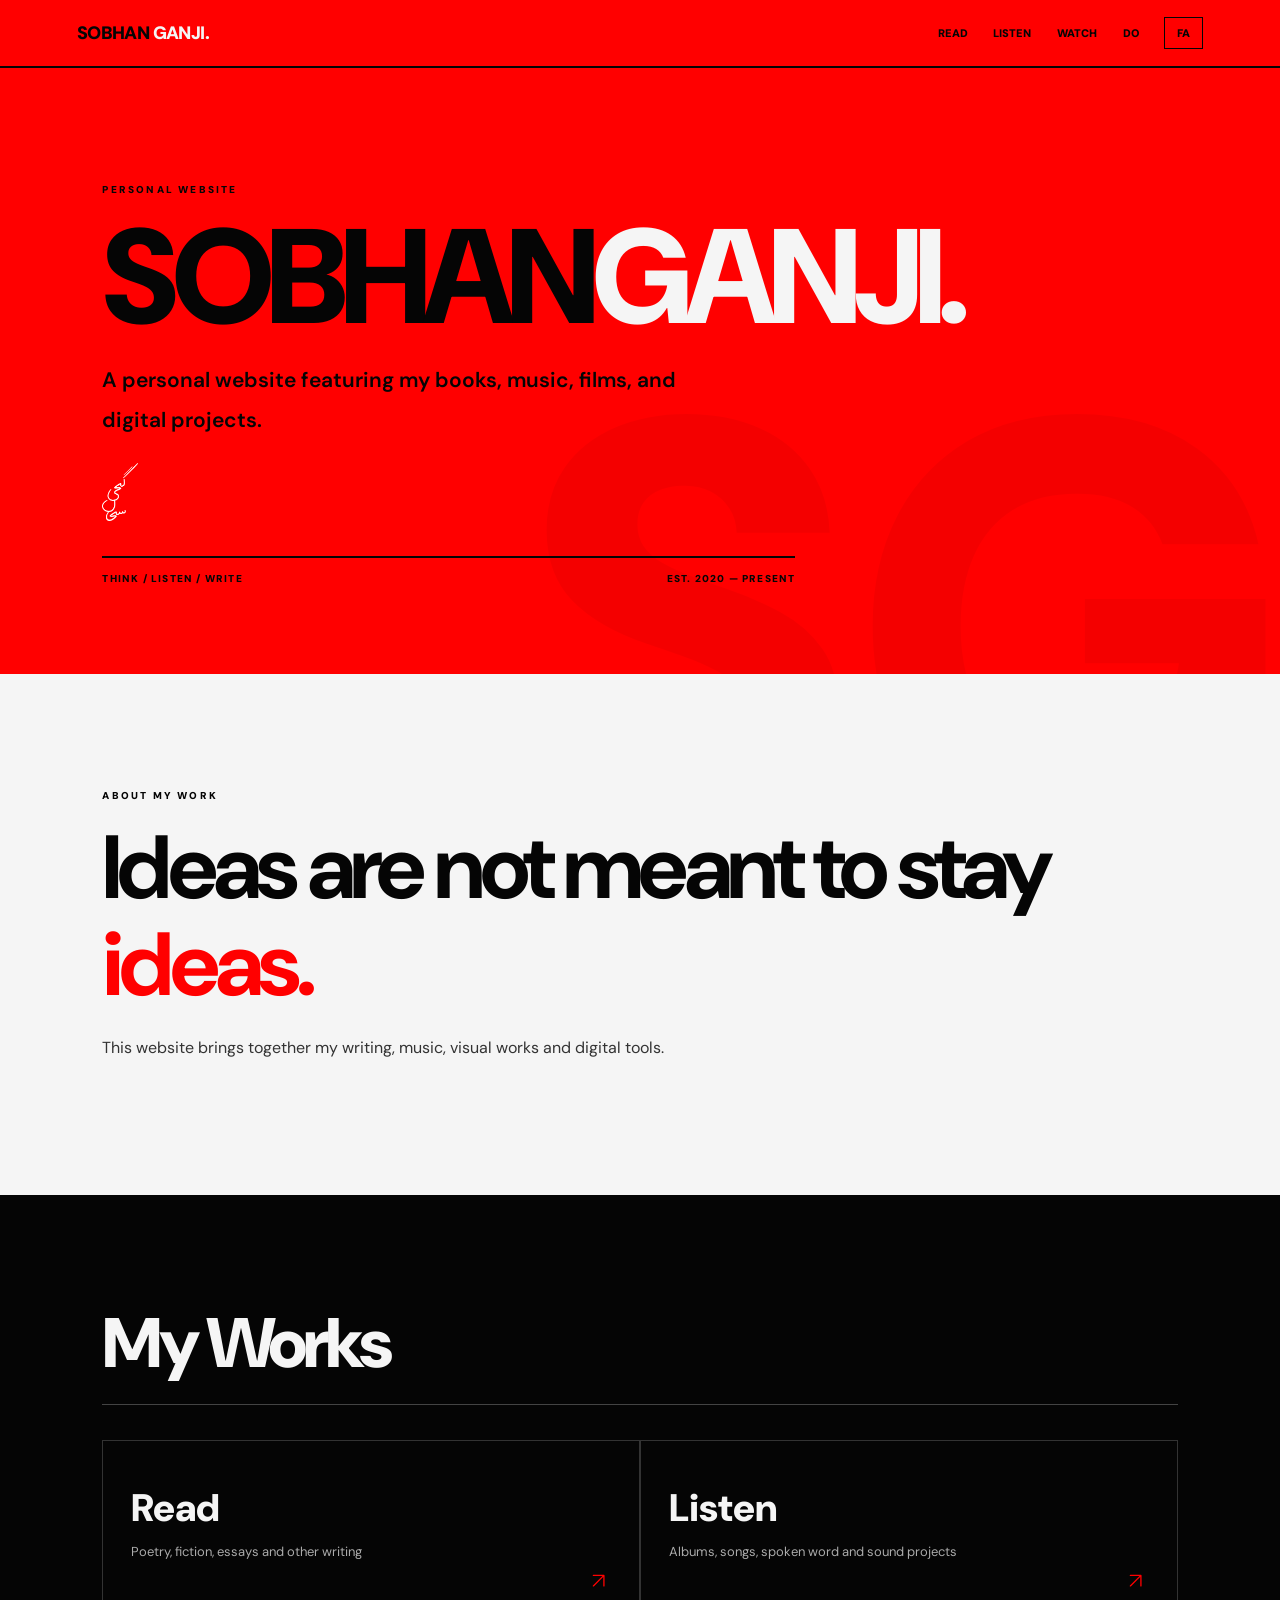
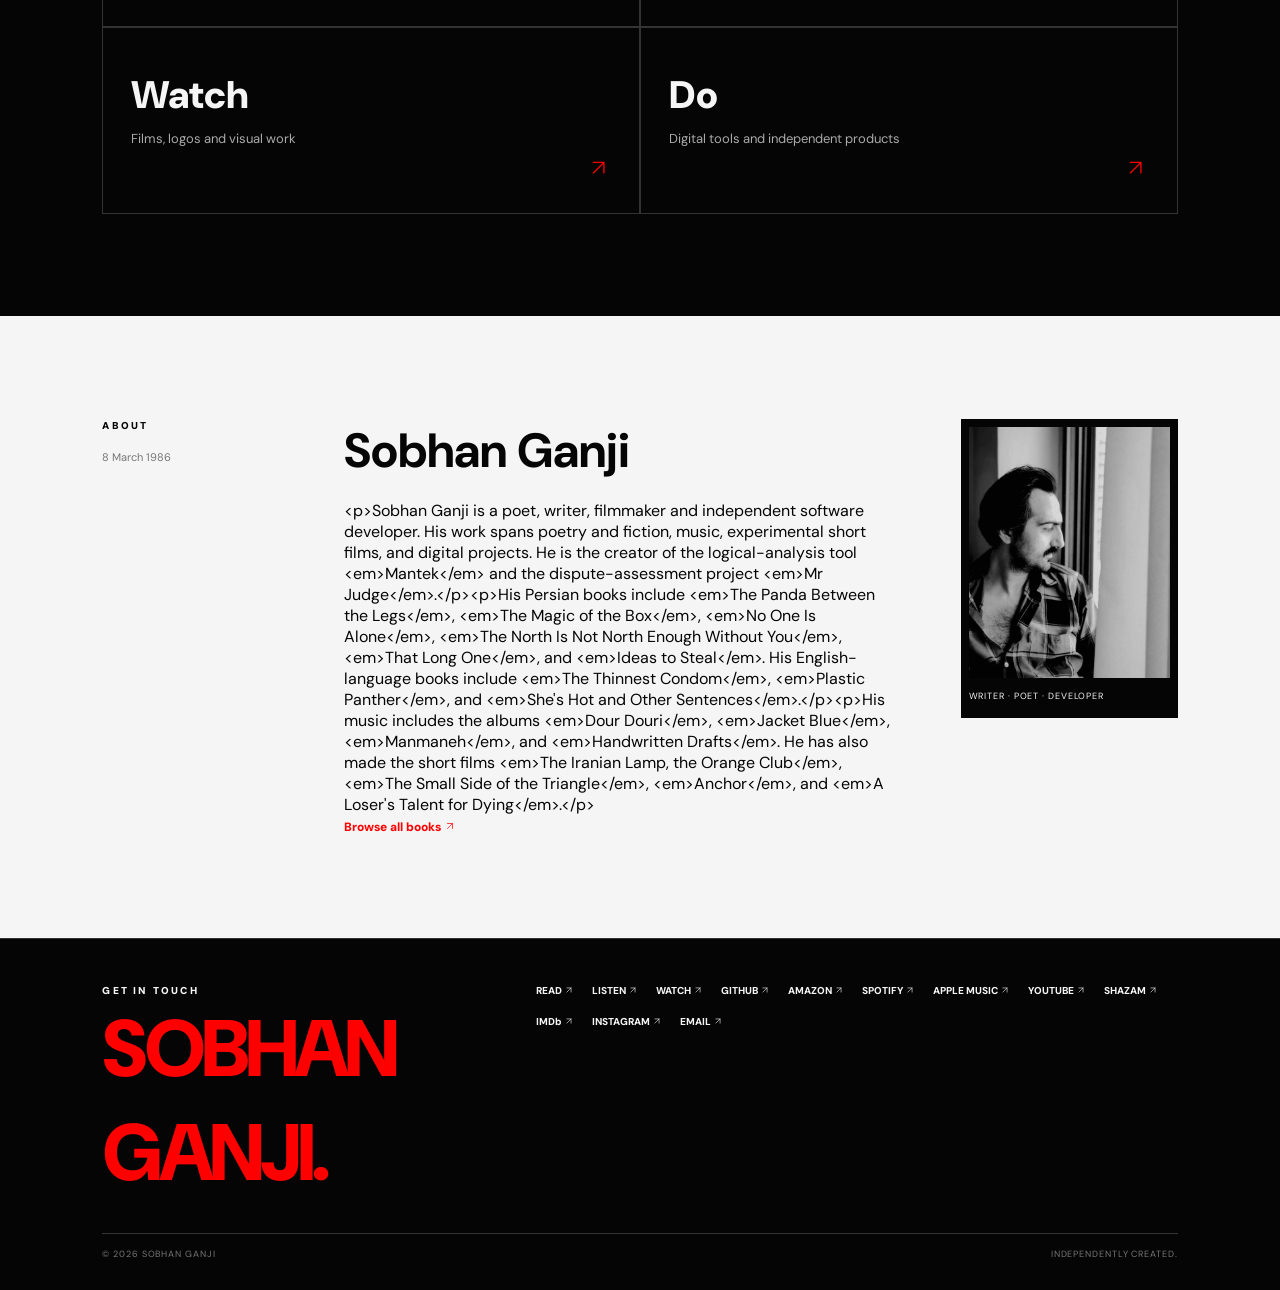
<file: index.html>
<!doctype html>
<html lang="en" dir="ltr">
<head>
  <meta charset="utf-8"><meta name="viewport" content="width=device-width,initial-scale=1">
  <meta name="theme-color" content="#ff0000"><meta name="description" content="Sobhan Ganji — poet, writer, developer, musician and filmmaker.">
  <title>Sobhan Ganji — Official Website</title>
  <link rel="stylesheet" href="styles/site.css">
</head>
<body>
<header class="site-header">
  <a class="brand" href="./" aria-label="Sobhan Ganji home">SOBHAN <span>GANJI.</span></a>
  <nav class="site-nav" aria-label="Main navigation">
    <a href="read/" data-en="Read" data-fa="خواندنی">Read</a><a href="listen/" data-en="Listen" data-fa="شنیدنی">Listen</a><a href="watch/" data-en="Watch" data-fa="دیدنی">Watch</a><a href="hardo/" data-en="Do" data-fa="کردنی">Do</a>
    <button class="lang-button" type="button">FA</button>
  </nav>
</header>
<main>
  <section class="hero"><div class="hero-inner home-hero">
    <div><div class="eyebrow" data-en="PERSONAL WEBSITE" data-fa="وب‌سایت شخصی">PERSONAL WEBSITE</div>
      <h1><span data-en="SOBHAN" data-fa="سبحان">SOBHAN</span><span class="light" data-en="GANJI." data-fa="گنجی.">GANJI.</span></h1>
      <p class="hero-copy" data-en="A personal website featuring my books, music, films, and digital projects." data-fa="وب‌سایت شخصی من؛ خواندنی‌ها، شنیدنی‌ها، دیدنی‌ها و کردنی‌ها">A personal website featuring my books, music, films, and digital projects.</p>
      <img class="signature" src="assets/signature.png" alt="Sobhan Ganji signature">
      <div class="hero-rule"><span data-en="THINK / LISTEN / WRITE" data-fa="بیاندیش / بشنو / بنویس">THINK / LISTEN / WRITE</span><span>EST. 2020 — PRESENT</span></div>
    </div>
  </div></section>
  <section class="statement"><div class="statement-inner"><div class="eyebrow" data-en="ABOUT MY WORK" data-fa="درباره آثار">ABOUT MY WORK</div>
    <h2 data-en="Ideas are not meant to stay <span>ideas.</span>" data-fa="بهترین تمرین انجام دادن همان کاریست که قرار است <span>تمرینش را کنید</span>" data-i18n-html>Ideas are not meant to stay <span>ideas.</span></h2>
    <p data-en="This website brings together my writing, music, visual works and digital tools." data-fa="از نوشته‌ها، نواها، تصاویر و ابزارهای دیجیتال.">This website brings together my writing, music, visual experiments and the tools I build under the name Hardo.</p>
  </div></section>
  <section class="section" id="works"><div class="section-inner">
    <div class="section-heading"><div><h2 data-en="My Works" data-fa="آثار من">My Works</h2></div></div>
    <div class="works-grid">
      <a class="work-card" href="read/"><div><h3 data-en="Read" data-fa="خواندنی">Read</h3><p data-en="Poetry, fiction, essays and other writing" data-fa="کتاب‌ها و دیگر خواندنی‌ها">Poetry, fiction, essays and other writing</p></div><span class="work-arrow">↗</span></a>
      <a class="work-card" href="listen/"><div><h3 data-en="Listen" data-fa="شنیدنی">Listen</h3><p data-en="Albums, songs, spoken word and sound projects" data-fa="موسیقی و دیگر شنیدنی‌ها">Albums, songs, spoken word and sound projects</p></div><span class="work-arrow">↗</span></a>
      <a class="work-card" href="watch/"><div><h3 data-en="Watch" data-fa="دیدنی">Watch</h3><p data-en="Films, logos and visual work" data-fa="فیلم‌‌های کوتاه و دیگر دیدنی‌ها">Films, logos and visual work</p></div><span class="work-arrow">↗</span></a>
      <a class="work-card" href="hardo/"><div><h3 data-en="Do" data-fa="کردنی">Do</h3><p data-en="Digital tools and independent products" data-fa="ابزارهای دیجیتال">Digital tools and independent products</p></div><span class="work-arrow">↗</span></a>
    </div>
  </div></section>
  <section class="about-section" id="about"><div class="about-label"><span class="eyebrow" data-en="ABOUT" data-fa="درباره">ABOUT</span><span class="about-year" data-en="8 March 1986" data-fa="۱۷ اسفند ۱۳۶۴">8 March 1986</span></div>
    <div class="about-copy"><h2 data-en="Sobhan Ganji" data-fa="سبحان گنجی">Sobhan Ganji</h2>
      <div data-en="<p>Sobhan Ganji is a poet, writer, filmmaker and independent software developer. His work spans poetry and fiction, music, experimental short films, and digital projects. He is the creator of the logical-analysis tool <em>Mantek</em> and the dispute-assessment project <em>Mr Judge</em>.</p><p>His Persian books include <em>The Panda Between the Legs</em>, <em>The Magic of the Box</em>, <em>No One Is Alone</em>, <em>The North Is Not North Enough Without You</em>, <em>That Long One</em>, and <em>Ideas to Steal</em>. His English-language books include <em>The Thinnest Condom</em>, <em>Plastic Panther</em>, and <em>She's Hot and Other Sentences</em>.</p><p>His music includes the albums <em>Dour Douri</em>, <em>Jacket Blue</em>, <em>Manmaneh</em>, and <em>Handwritten Drafts</em>. He has also made the short films <em>The Iranian Lamp, the Orange Club</em>, <em>The Small Side of the Triangle</em>, <em>Anchor</em>, and <em>A Loser's Talent for Dying</em>.</p>" data-fa="<p>سبحان گنجی، زادهٔ ۱۷ اسفند ۱۳۶۴ (۸ مارس ۱۹۸۶) در تهران، شاعر، نویسنده، فیلم‌ساز و توسعه‌دهندهٔ نرم‌افزار است. آثار او شعر و داستان، موسیقی، فیلم‌های کوتاه تجربی و پروژه‌های دیجیتال را دربرمی‌گیرد. «منطک» و «آقای قاضی» از پروژه‌های نرم‌افزاری او هستند.</p><p>از کتاب‌های فارسی او می‌توان به «لای پای پاندا»، «جادوی جعبه‌ای»، «هیچ‌کس تنها نیست»، «شمال بی‌تو به اندازهٔ شمال کم است»، «آن دراز» و «ایده‌هایی برای دزدیدن» اشاره کرد. کتاب‌های انگلیسی او نیز شامل <span dir="ltr">The Thinnest Condom</span>، <span dir="ltr">Plastic Panther</span> و <span dir="ltr">She's Hot and Other Sentences</span> هستند.</p><p>آلبوم‌های «دور دوری»، «ژاکت آبیت»، «منمنه» و «چرکنویس‌های خوشنویسی‌شده» از آثار موسیقایی او هستند. او همچنین فیلم‌های کوتاه تجربی «چراغ ایرانی چماق نارنجی»، «ضلع کوچک مثلث»، «لنگر» و «کشف استعداد یک بازنده برای مردن» را ساخته است.</p>" data-i18n-html>
        <p>Sobhan Ganji is an Iranian poet, writer and developer. His work includes the experimental short films “Iranian Light, Orange Stick,” “The Small Side of the Triangle,” “Anchor,” and “A Loser's Talent for Dying,” as well as the programs “Mantec” and “Mr. Judge.”</p><p>His musical works include the albums “Dore Doori,” “Your Blue Jacket,” “Menmene,” and “Calligraphic Drafts” Alongside his own poems and lyrics, he performs poetry by Anvari, Iraj Mirza, Hadi Khorsandi, Fakhr al-Din Mazare'i and Farajollah Kamali.</p><p>His writing includes the poetry collection “I Have the Sexual Power of Five Hundred Boars” (fifty-two couplets, 1383), “Condom: Yangoom Design, Date Flavor” (1385), “No One Is Alone” (1388), the novel “Facebook” (1389), and the selected poems “The Panda Between the Legs” (1401). His nonfiction book “The Magic of the Box” (1393) brings together essays on screen drama.</p>
      </div><a class="text-link" href="read/" data-en="Browse all books ↗" data-fa="دیدن همهٔ کتاب‌ها ↗">Browse all books ↗</a></div>
    <div class="about-photo"><img src="assets/Sobhan_Ganji_pic.jpg" alt="Sobhan Ganji"><span data-en="WRITER · POET · DEVELOPER" data-fa="نویسنده · شاعر · توسعه‌دهنده">WRITER · POET · DEVELOPER</span></div>
  </section>

</main>
<footer class="site-footer"><div class="footer-top"><div><div class="eyebrow" data-en="GET IN TOUCH" data-fa="با من در ارتباط باشید">GET IN TOUCH</div><div class="footer-name">SOBHAN GANJI.</div></div><div class="footer-links"><a href="read/" data-en="READ ↗" data-fa="خواندنی ↗">READ ↗</a><a href="listen/" data-en="LISTEN ↗" data-fa="شنیدنی ↗">LISTEN ↗</a><a href="watch/" data-en="WATCH ↗" data-fa="دیدنی ↗">WATCH ↗</a><a href="https://github.com/3obhan" target="_blank" rel="noopener">GITHUB ↗</a><a href="https://www.amazon.com/author/sobhanganji" target="_blank" rel="noopener">AMAZON ↗</a><a href="https://open.spotify.com/artist/326jmF8ho8Znjrk8ryoYny?si=jbsVf_RfQ7mvMuITq8UYTw" target="_blank" rel="noopener">SPOTIFY ↗</a><a href="https://music.apple.com/us/artist/sobhan-ganji/1611798955" target="_blank" rel="noopener">APPLE MUSIC ↗</a><a href="https://youtube.com/@SobhanGanji" target="_blank" rel="noopener">YOUTUBE ↗</a><a href="https://www.shazam.com/artist/-/1611798955" target="_blank" rel="noopener">SHAZAM ↗</a><a href="https://www.imdb.com/name/nm13623573/?ref_=ext_shr_lnk" target="_blank" rel="noopener">IMDb ↗</a><a href="https://instagram.com/3obhan/" target="_blank" rel="noopener">INSTAGRAM ↗</a><a href="mailto:Sobhan.Ganji@Yahoo.com">EMAIL ↗</a></div></div><div class="copyright"><span>© 2026 SOBHAN GANJI</span><span>INDEPENDENTLY CREATED.</span></div></footer>

<script src="scripts/site.js" defer></script>
</body></html>
</file>
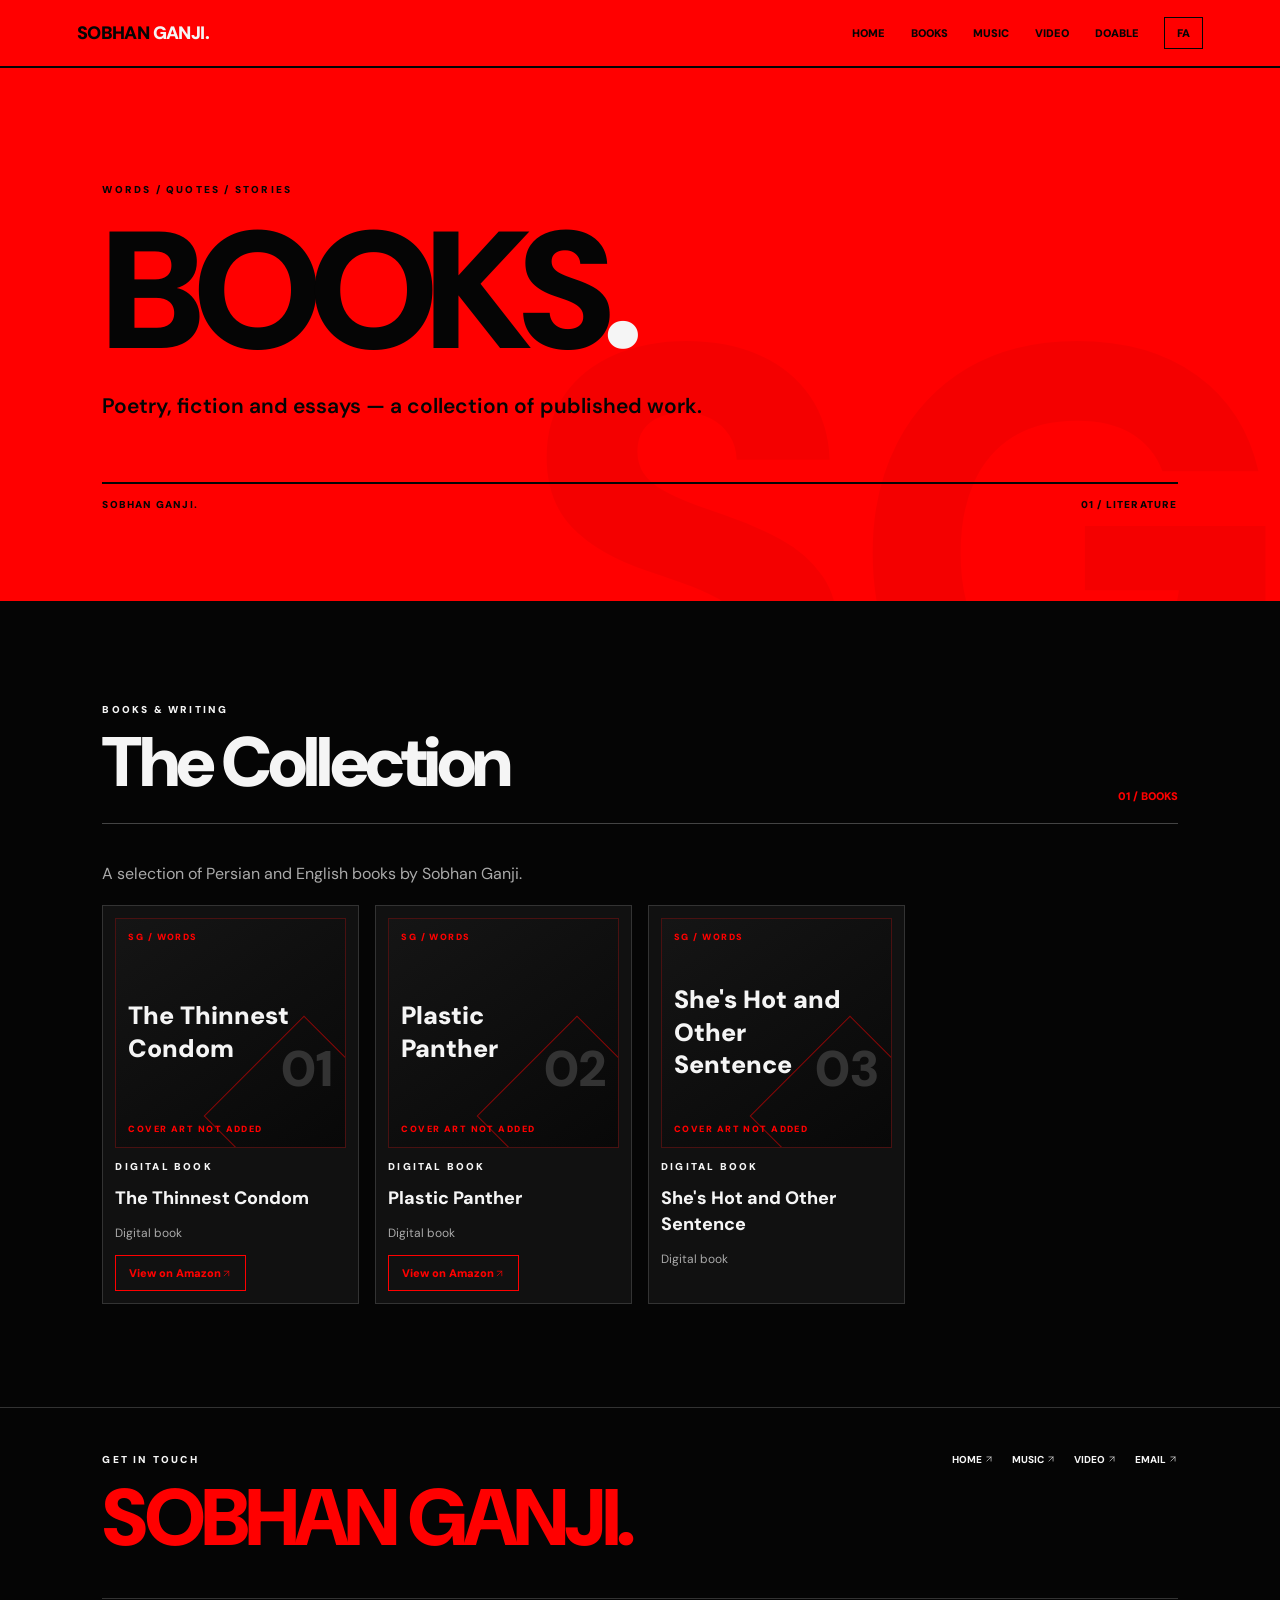
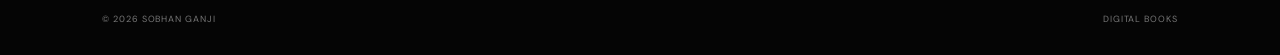
<file: book/index.html>
<!doctype html>
<html lang="en" dir="ltr"><head><meta charset="utf-8"><meta name="viewport" content="width=device-width,initial-scale=1"><meta name="theme-color" content="#ff0000"><meta name="description" content="Digital books by Sobhan Ganji."><title>Books — Sobhan Ganji</title><link rel="stylesheet" href="../styles/site.css"></head><body>
<header class="site-header"><a class="brand" href="../">SOBHAN <span>GANJI.</span></a><nav class="site-nav" aria-label="Main navigation"><a href="../" data-en="Home" data-fa="خانه">Home</a><a href="../book/" data-en="Books" data-fa="کتاب‌ها">Books</a><a href="../music/" data-en="Music" data-fa="موسیقی">Music</a><a href="../video/" data-en="Video" data-fa="ویدیو">Video</a><a href="../hardo/" data-en="Doable" data-fa="کردنی">Doable</a><button class="lang-button" type="button">FA</button></nav></header>
<main><section class="hero"><div class="hero-inner"><div class="eyebrow" data-en="WORDS / QUOTES / STORIES" data-fa="کلمات / شعر / روایت">WORDS / QUOTES / STORIES</div><h1><span data-en="BOOKS" data-fa="کتاب‌ها">BOOKS</span><span class="light">.</span></h1><p class="hero-copy" data-en="Poetry, fiction and essays — a collection of published work." data-fa="شعر، داستان و جستار؛ مجموعه‌ای از آثار منتشرشده.">Poetry, fiction and essays — collected here as digital editions.</p><div class="hero-rule"><span>SOBHAN GANJI.</span><span data-en="01 / LITERATURE" data-fa="۰۱ / ادبیات">01 / LITERATURE</span></div></div></section>
<section class="section"><div class="section-inner"><div class="section-heading"><div><div class="eyebrow" data-en="BOOKS & WRITING" data-fa="کتاب‌ها و نوشته‌ها">DIGITAL EDITIONS</div><h2 data-en="The Collection" data-fa="مجموعهٔ کتاب‌ها">The Collection</h2></div><span class="section-index" data-en="01 / BOOKS" data-fa="۰۱ / کتاب‌ها">01 / BOOKS</span></div>
<p class="product-intro" data-en="A selection of Persian and English books by Sobhan Ganji." data-fa="گزیده‌ای از کتاب‌های فارسی و انگلیسی سبحان گنجی.">All titles are digital editions. Cover art and download files can be added by the site owner.</p>
<div class="products-grid">
<article class="product-card" data-catalog-lang="fa" data-product-id="book-lay-paye-panda" data-title-fa="لای پای پاندا" data-title-en="The Panda Between the Legs"><div class="product-cover"><span class="cover-brand">SG / WORDS</span><span class="cover-title">لای پای پاندا</span><span class="cover-index">01</span><span class="cover-note" data-en="COVER ART NOT ADDED" data-fa="جلد اصلی هنوز بارگذاری نشده">COVER ART NOT ADDED</span></div><span class="eyebrow" data-en="DIGITAL BOOK" data-fa="کتاب دیجیتال">DIGITAL BOOK</span><h3 class="product-title">لای پای پاندا</h3><div class="product-description" data-en="Selected poems · 2022" data-fa="گزیدهٔ شعرها · ۱۴۰۱">گزیدهٔ شعرها · ۱۴۰۱</div></article>
<article class="product-card" data-catalog-lang="fa" data-product-id="book-shomal" data-title-fa="شمال بی‌تو به اندازهٔ شمال کم است" data-title-en="The North Is Not North Enough Without You"><div class="product-cover"><span class="cover-brand">SG / WORDS</span><span class="cover-title">شمال بی‌تو به اندازهٔ شمال کم است</span><span class="cover-index">02</span><span class="cover-note" data-en="COVER ART NOT ADDED" data-fa="جلد اصلی هنوز بارگذاری نشده">COVER ART NOT ADDED</span></div><span class="eyebrow" data-en="DIGITAL BOOK" data-fa="کتاب دیجیتال">DIGITAL BOOK</span><h3 class="product-title">شمال بی‌تو به اندازهٔ شمال کم است</h3><div class="product-description" data-en="Digital book" data-fa="کتاب دیجیتال">کتاب دیجیتال</div></article>
<article class="product-card" data-catalog-lang="fa" data-product-id="book-an-deraz" data-title-fa="آن دراز" data-title-en="That Long One"><div class="product-cover"><span class="cover-brand">SG / WORDS</span><span class="cover-title">آن دراز</span><span class="cover-index">03</span><span class="cover-note" data-en="COVER ART NOT ADDED" data-fa="جلد اصلی هنوز بارگذاری نشده">COVER ART NOT ADDED</span></div><span class="eyebrow" data-en="DIGITAL BOOK" data-fa="کتاب دیجیتال">DIGITAL BOOK</span><h3 class="product-title">آن دراز</h3><div class="product-description" data-en="Digital book" data-fa="کتاب دیجیتال">کتاب دیجیتال</div></article>
<article class="product-card" data-catalog-lang="fa" data-product-id="book-hichkas-tanha-nist" data-title-fa="هیچ‌کس تنها نیست" data-title-en="No One Is Alone"><div class="product-cover"><span class="cover-brand">SG / WORDS</span><span class="cover-title">هیچ‌کس تنها نیست</span><span class="cover-index">04</span><span class="cover-note" data-en="COVER ART NOT ADDED" data-fa="جلد اصلی هنوز بارگذاری نشده">COVER ART NOT ADDED</span></div><span class="eyebrow" data-en="DIGITAL BOOK" data-fa="کتاب دیجیتال">DIGITAL BOOK</span><h3 class="product-title">هیچ‌کس تنها نیست</h3><div class="product-description" data-en="Novella · 2009" data-fa="داستان بلند · ۱۳۸۸">داستان بلند · ۱۳۸۸</div></article>
<article class="product-card" data-catalog-lang="fa" data-product-id="book-jadooye-jabehei" data-title-fa="جادوی جعبه‌ای" data-title-en="The Magic of the Box">
<div class="product-cover"><span class="cover-brand">SG / WORDS</span><span class="cover-title">جادوی جعبه‌ای</span><span class="cover-index">05</span><span class="cover-note" data-en="ORIGINAL COVER" data-fa="جلد اصلی کتاب">ORIGINAL COVER</span></div>
<span class="eyebrow" data-en="DIGITAL BOOK · ESSAYS" data-fa="کتاب دیجیتال · جستار">DIGITAL BOOK · ESSAYS</span>
<h3 class="product-title">جادوی جعبه‌ای</h3>
<div class="product-description" data-en="A companion to more than 50 acclaimed TV dramas. A personal recommendation guide on the art and possibilities of serial storytelling." data-fa="راهنمایی صمیمانه برای مواجهه با بیش از ۵۰ سریال مطرح جهان؛ جستارهایی دربارهٔ ظرفیت‌های روایت دنباله‌دار و هنر سریال‌سازی.">راهنمایی صمیمانه برای مواجهه با بیش از ۵۰ سریال مطرح جهان؛ جستارهایی دربارهٔ ظرفیت‌های روایت دنباله‌دار و هنر سریال‌سازی.</div>
<details class="product-details"><summary data-en="About this book" data-fa="دربارهٔ کتاب">دربارهٔ کتاب</summary>
<p data-en="The Magic of the Box (A Guide to Facing Serial Dramas) is a collection of personal notes on more than 50 notable series, arranged alphabetically rather than by ranking. The author presents it not as an academic critique, but as a candid and humorous recommendation letter from one friend to another. Along the way, the book considers art through creativity, commitment and beauty; the importance of an artwork's impact; the relationship between form and content; and banality as mechanically predictable repetition." data-fa="«جادوی جعبه‌ای» (راهنمای مواجهه با درام‌های دنباله‌دار) مجموعه‌ای از یادداشت‌های شخصی دربارهٔ بیش از ۵۰ سریال مطرح جهان است که به ترتیب الفبایی تنظیم شده‌اند، نه بر پایهٔ رتبه‌بندی. نویسنده کتاب را نقدی آکادمیک نمی‌داند؛ آن را توصیه‌نامه‌ای صریح و طنزآمیز می‌بیند، شبیه روایت تجربه‌های تصویری یک دوست برای دوستی دیگر. در خلال معرفی سریال‌ها، از هنر با سه مؤلفهٔ خلاقیت، تعهد و زیبایی، اهمیت تأثیرگذاری اثر، نسبت فرم و محتوا و ابتذال به‌مثابهٔ تکرار مکانیکی و قابل‌پیش‌بینی سخن می‌گوید.">«جادوی جعبه‌ای» (راهنمای مواجهه با درام‌های دنباله‌دار) مجموعه‌ای از یادداشت‌های شخصی دربارهٔ بیش از ۵۰ سریال مطرح جهان است که به ترتیب الفبایی تنظیم شده‌اند، نه بر پایهٔ رتبه‌بندی. نویسنده کتاب را نقدی آکادمیک نمی‌داند؛ آن را توصیه‌نامه‌ای صریح و طنزآمیز می‌بیند، شبیه روایت تجربه‌های تصویری یک دوست برای دوستی دیگر. در خلال معرفی سریال‌ها، از هنر با سه مؤلفهٔ خلاقیت، تعهد و زیبایی، اهمیت تأثیرگذاری اثر، نسبت فرم و محتوا و ابتذال به‌مثابهٔ تکرار مکانیکی و قابل‌پیش‌بینی سخن می‌گوید.</p>
</details>
</article>
<article class="product-card" data-catalog-lang="fa" data-product-id="book-idehaei-baraye-dozdidan" data-title-fa="ایده‌هایی برای دزدیدن" data-title-en="Ideas to Steal"><div class="product-cover"><span class="cover-brand">SG / WORDS</span><span class="cover-title">ایده‌هایی برای دزدیدن</span><span class="cover-index">06</span><span class="cover-note" data-en="COVER ART NOT ADDED" data-fa="جلد اصلی هنوز بارگذاری نشده">COVER ART NOT ADDED</span></div><span class="eyebrow" data-en="DIGITAL BOOK" data-fa="کتاب دیجیتال">DIGITAL BOOK</span><h3 class="product-title">ایده‌هایی برای دزدیدن</h3><div class="product-description" data-en="Digital book" data-fa="کتاب دیجیتال">کتاب دیجیتال</div></article>
<article class="product-card" data-catalog-lang="en" data-product-id="book-thinnest-condom" data-title-fa="The Thinnest Condom" data-title-en="The Thinnest Condom"><div class="product-cover"><span class="cover-brand">SG / WORDS</span><span class="cover-title">The Thinnest Condom</span><span class="cover-index">01</span><span class="cover-note" data-en="COVER ART NOT ADDED" data-fa="جلد اصلی هنوز بارگذاری نشده">COVER ART NOT ADDED</span></div><span class="eyebrow" data-en="DIGITAL BOOK" data-fa="کتاب دیجیتال">DIGITAL BOOK</span><h3 class="product-title">The Thinnest Condom</h3><div class="product-description" data-en="Digital book" data-fa="کتاب دیجیتال">Digital book</div><a class="external-link" href="https://www.amazon.com/author/sobhanganji" target="_blank" rel="noopener" data-en="View on Amazon ↗" data-fa="مشاهده در آمازون ↗">View on Amazon ↗</a></article>
<article class="product-card" data-catalog-lang="en" data-product-id="book-plastic-panther" data-title-fa="Plastic Panther" data-title-en="Plastic Panther"><div class="product-cover"><span class="cover-brand">SG / WORDS</span><span class="cover-title">Plastic Panther</span><span class="cover-index">02</span><span class="cover-note" data-en="COVER ART NOT ADDED" data-fa="جلد اصلی هنوز بارگذاری نشده">COVER ART NOT ADDED</span></div><span class="eyebrow" data-en="DIGITAL BOOK" data-fa="کتاب دیجیتال">DIGITAL BOOK</span><h3 class="product-title">Plastic Panther</h3><div class="product-description" data-en="Digital book" data-fa="کتاب دیجیتال">Digital book</div><a class="external-link" href="https://www.amazon.com/author/sobhanganji" target="_blank" rel="noopener" data-en="View on Amazon ↗" data-fa="مشاهده در آمازون ↗">View on Amazon ↗</a></article>
<article class="product-card" data-catalog-lang="en" data-product-id="book-shes-hot" data-title-fa="She's Hot and Other Sentence" data-title-en="She's Hot and Other Sentence"><div class="product-cover"><span class="cover-brand">SG / WORDS</span><span class="cover-title">She's Hot and Other Sentence</span><span class="cover-index">03</span><span class="cover-note" data-en="COVER ART NOT ADDED" data-fa="جلد اصلی هنوز بارگذاری نشده">COVER ART NOT ADDED</span></div><span class="eyebrow" data-en="DIGITAL BOOK" data-fa="کتاب دیجیتال">DIGITAL BOOK</span><h3 class="product-title">She's Hot and Other Sentence</h3><div class="product-description" data-en="Digital book" data-fa="کتاب دیجیتال">Digital book</div></article>
</div>

</div></section></main>
<footer class="site-footer"><div class="footer-top"><div><div class="eyebrow" data-en="GET IN TOUCH" data-fa="با من در ارتباط باشید">GET IN TOUCH</div><div class="footer-name">SOBHAN GANJI.</div></div><div class="footer-links"><a href="../" data-en="HOME ↗" data-fa="خانه ↗">HOME ↗</a><a href="../music/" data-en="MUSIC ↗" data-fa="موسیقی ↗">MUSIC ↗</a><a href="../video/" data-en="VIDEO ↗" data-fa="ویدیو ↗">VIDEO ↗</a><a href="mailto:Sobhan.Ganji@Yahoo.com">EMAIL ↗</a></div></div><div class="copyright"><span>© 2026 SOBHAN GANJI</span><span>DIGITAL BOOKS</span></div></footer>
<script src="../scripts/site.js" defer></script></body></html>
</file>
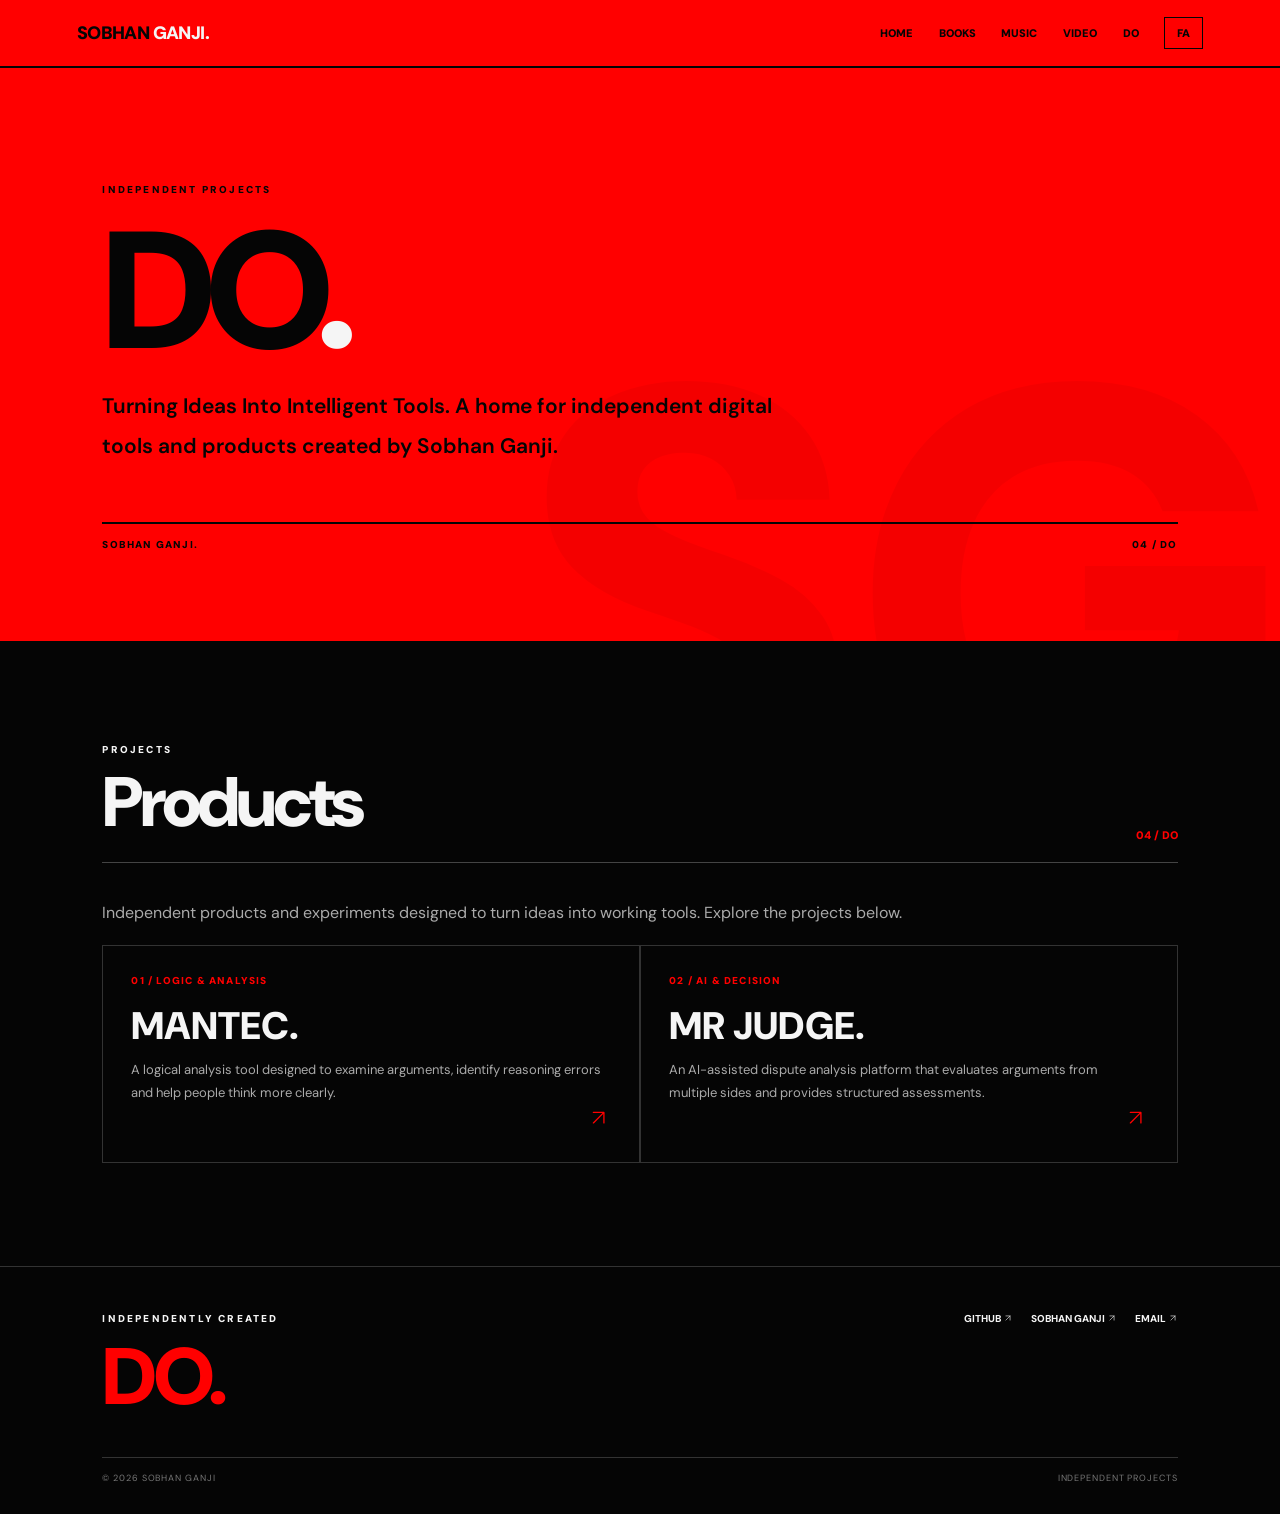
<file: do/index.html>
<!doctype html>
<html lang="en" dir="ltr"><head><meta charset="utf-8"><meta name="viewport" content="width=device-width,initial-scale=1"><meta name="theme-color" content="#ff0000"><meta name="description" content="Doable is an independent software development brand by Sobhan Ganji."><title>Do — Sobhan Ganji</title><link rel="stylesheet" href="../styles/site.css"></head><body>
<header class="site-header"><a class="brand" href="../">SOBHAN <span>GANJI.</span></a><nav class="site-nav" aria-label="Main navigation"><a href="../" data-en="Home" data-fa="خانه">Home</a><a href="../read/" data-en="Books" data-fa="کتاب‌ها">Books</a><a href="../listen/" data-en="Music" data-fa="موسیقی">Music</a><a href="../watch/" data-en="Video" data-fa="ویدیو">Video</a><a href="../do/" data-en="Do" data-fa="کردنی">Do</a><button class="lang-button" type="button">FA</button></nav></header>
<main><section class="hero"><div class="hero-inner"><div class="eyebrow" data-en="INDEPENDENT PROJECTS" data-fa="محصولات و ابزارهای مستقل">INDEPENDENT PROJECTS</div><h1>DO<span class="light">.</span></h1><p class="hero-copy" data-en="Turning Ideas Into Intelligent Tools. A home for independent digital tools and products created by Sobhan Ganji." data-fa="تبدیل ایده‌ها به ابزارهای هوشمند. مجموعه‌ای از ابزارها و محصولات دیجیتال مستقل که سبحان گنجی ساخته است.">Turning Ideas Into Intelligent Tools. Doable is an independent software development brand founded by Sobhan Ganji, focused on building useful digital products and practical tools.</p><div class="hero-rule"><span>SOBHAN GANJI.</span><span>04 / DO</span></div></div></section>
<section class="section"><div class="section-inner"><div class="section-heading"><div><div class="eyebrow" data-en="PROJECTS" data-fa="پروژه‌ها">PROJECTS</div><h2 data-en="Products" data-fa="محصولات">Products</h2></div><span class="section-index">04 / DO</span></div><p class="product-intro" data-en="Independent products and experiments designed to turn ideas into working tools. Explore the projects below." data-fa="محصولات مستقل و تجربه‌هایی برای تبدیل ایده‌ها به ابزارهای واقعی. پروژه‌های زیر را ببینید.">Independent products and experiments designed to turn ideas into working tools. Explore the projects below.</p>
<div class="works-grid"><a class="work-card" href="https://mantec.sobhan-ganji.workers.dev/" target="_blank" rel="noopener"><span class="work-number">01 / LOGIC & ANALYSIS</span><div><h3>MANTEC.</h3><p data-en="A logical analysis tool designed to examine arguments, identify reasoning errors and help people think more clearly." data-fa="ابزاری برای تحلیل منطقی متن، بررسی استدلال‌ها و شناسایی خطاهای فکری؛ برای شفاف‌تر اندیشیدن.">A logical analysis tool designed to examine arguments, identify reasoning errors and help people think more clearly.</p></div><span class="work-arrow">↗</span></a><a class="work-card" href="https://mr-judge.vercel.app/" target="_blank" rel="noopener"><span class="work-number">02 / AI & DECISION</span><div><h3>MR JUDGE.</h3><p data-en="An AI-assisted dispute analysis platform that evaluates arguments from multiple sides and provides structured assessments." data-fa="پلتفرمی برای تحلیل اختلاف‌ها با کمک هوش مصنوعی؛ بررسی استدلال‌های طرفین و ارائهٔ ارزیابی ساختاریافته.">An AI-assisted dispute analysis platform that evaluates arguments from multiple sides and provides structured assessments.</p></div><span class="work-arrow">↗</span></a></div>
</div></section></main>
<footer class="site-footer"><div class="footer-top"><div><div class="eyebrow" data-en="INDEPENDENTLY CREATED" data-fa="ساخته‌شده مستقلانه">INDEPENDENTLY CREATED</div><div class="footer-name">DO.</div></div><div class="footer-links"><a href="https://github.com/3obhan" target="_blank" rel="noopener">GITHUB ↗</a><a href="../" data-en="SOBHAN GANJI ↗" data-fa="سبحان گنجی ↗">SOBHAN GANJI ↗</a><a href="mailto:Sobhan.Ganji@Yahoo.com">EMAIL ↗</a></div></div><div class="copyright"><span>© 2026 SOBHAN GANJI</span><span>INDEPENDENT PROJECTS</span></div></footer>
<script src="../scripts/site.js" defer></script></body></html>
</file>
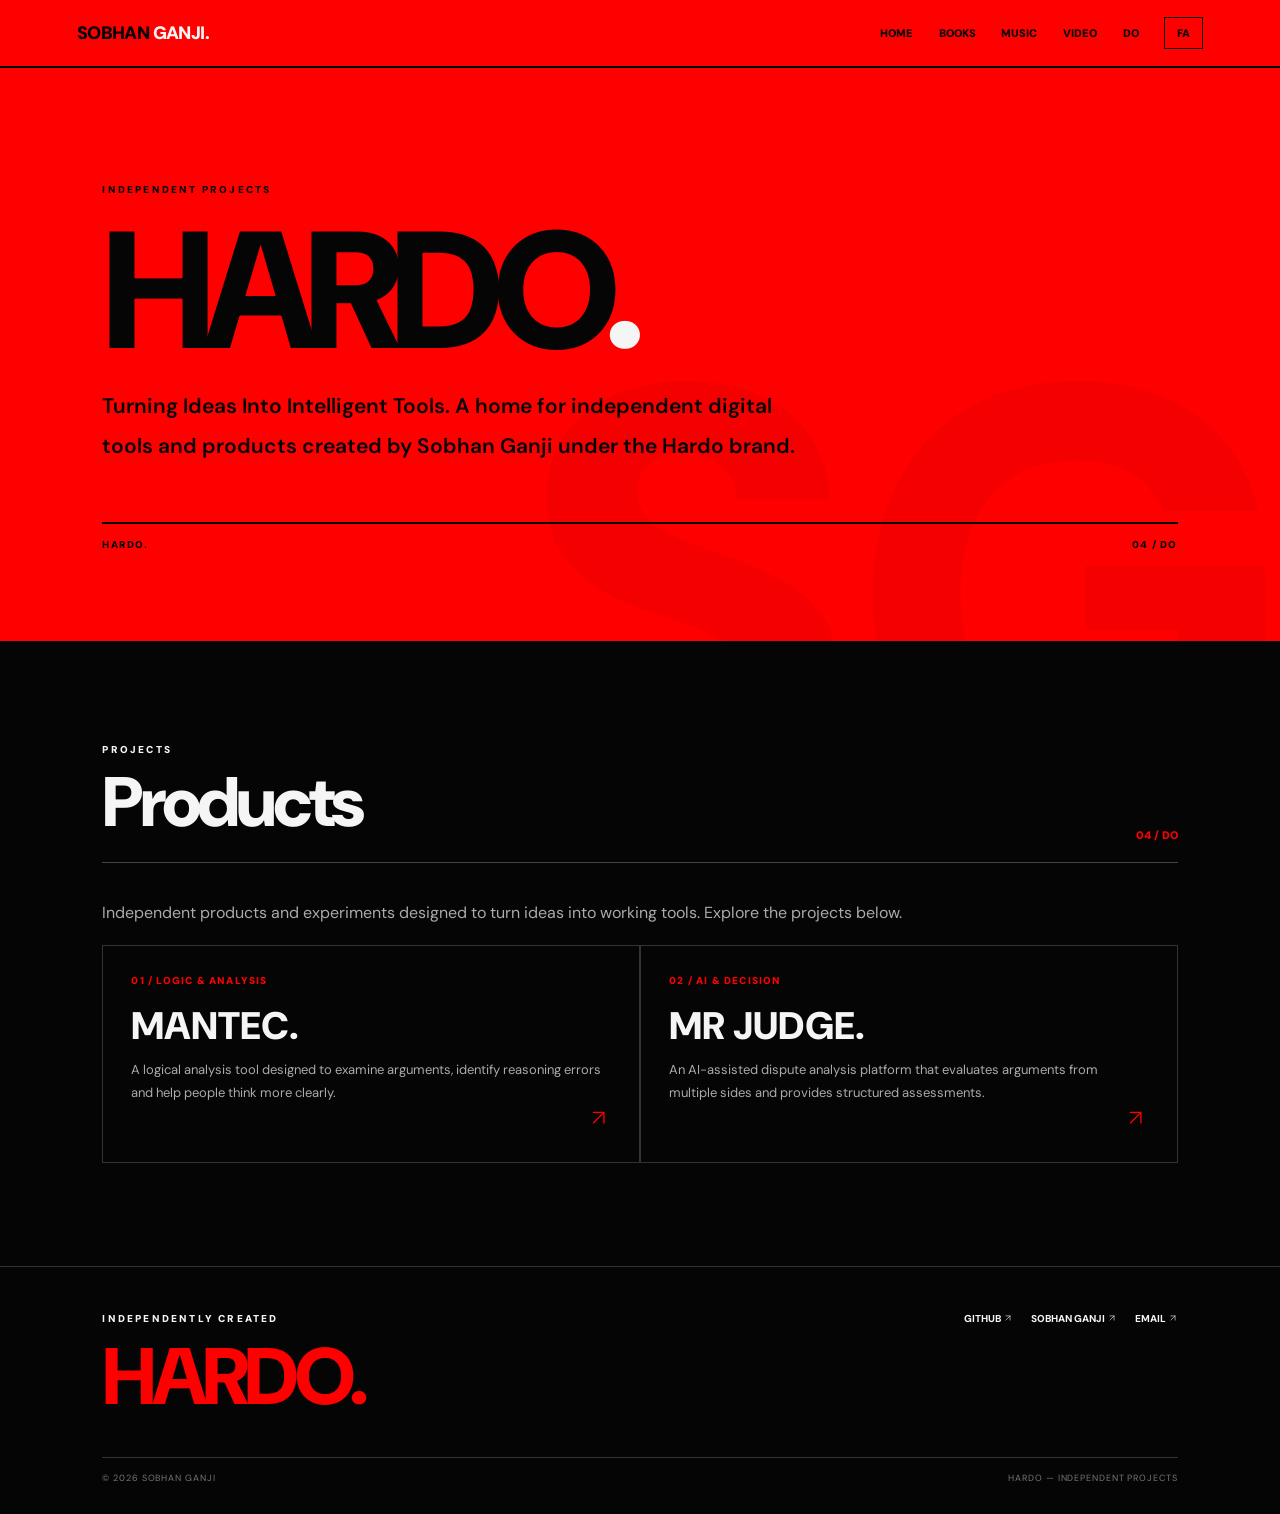
<file: hardo/index.html>
<!doctype html>
<html lang="en" dir="ltr">
<head>
  <meta charset="utf-8">
  <meta name="viewport" content="width=device-width,initial-scale=1">
  <meta name="theme-color" content="#111111">
  <meta name="description" content="Hardo is an independent software and digital products brand by Sobhan Ganji.">
  <title>Hardo — Sobhan Ganji</title>
  <link rel="stylesheet" href="../styles/site.css">
</head>
<body>
<header class="site-header">
  <a class="brand" href="../">SOBHAN <span>GANJI.</span></a>
  <nav class="site-nav" aria-label="Main navigation">
    <a href="../" data-en="Home" data-fa="خانه">Home</a>
    <a href="../read/" data-en="Books" data-fa="کتاب‌ها">Books</a>
    <a href="../listen/" data-en="Music" data-fa="موسیقی">Music</a>
    <a href="../watch/" data-en="Video" data-fa="ویدیو">Video</a>
    <a href="../hardo/" data-en="Do" data-fa="کردنی">Do</a>
    <button class="lang-button" type="button">FA</button>
  </nav>
</header>
<main>
  <section class="hero">
    <div class="hero-inner">
      <div class="eyebrow" data-en="INDEPENDENT PROJECTS" data-fa="پروژه‌های مستقل">INDEPENDENT PROJECTS</div>
      <h1>HARDO<span class="light">.</span></h1>
      <p class="hero-copy" data-en="Turning Ideas Into Intelligent Tools. A home for independent digital tools and products created by Sobhan Ganji under the Hardo brand." data-fa="تبدیل ایده‌ها به ابزارهای هوشمند؛ خانه‌ای برای ابزارها و محصولات دیجیتال مستقلی که سبحان گنجی با نام هاردو می‌سازد.">Turning Ideas Into Intelligent Tools. A home for independent digital tools and products created by Sobhan Ganji under the Hardo brand.</p>
      <div class="hero-rule"><span>HARDO.</span><span>04 / DO</span></div>
    </div>
  </section>
  <section class="section">
    <div class="section-inner">
      <div class="section-heading">
        <div><div class="eyebrow" data-en="PROJECTS" data-fa="پروژه‌ها">PROJECTS</div><h2 data-en="Products" data-fa="محصولات">Products</h2></div>
        <span class="section-index">04 / DO</span>
      </div>
      <p class="product-intro" data-en="Independent products and experiments designed to turn ideas into working tools. Explore the projects below." data-fa="محصولات مستقل و تجربه‌هایی برای تبدیل ایده‌ها به ابزارهای واقعی. پروژه‌های زیر را ببینید.">Independent products and experiments designed to turn ideas into working tools. Explore the projects below.</p>
      <div class="works-grid">
        <a class="work-card" href="https://mantec.sobhan-ganji.workers.dev/" target="_blank" rel="noopener noreferrer">
          <span class="work-number">01 / LOGIC & ANALYSIS</span>
          <div><h3>MANTEC.</h3><p data-en="A logical analysis tool designed to examine arguments, identify reasoning errors and help people think more clearly." data-fa="ابزاری برای تحلیل منطقی متن، بررسی استدلال‌ها و شناسایی خطاهای فکری؛ برای شفاف‌تر اندیشیدن.">A logical analysis tool designed to examine arguments, identify reasoning errors and help people think more clearly.</p></div>
          <span class="work-arrow">↗</span>
        </a>
        <a class="work-card" href="https://mr-judge.vercel.app/" target="_blank" rel="noopener noreferrer">
          <span class="work-number">02 / AI & DECISION</span>
          <div><h3>MR JUDGE.</h3><p data-en="An AI-assisted dispute analysis platform that evaluates arguments from multiple sides and provides structured assessments." data-fa="پلتفرمی برای تحلیل اختلاف‌ها با کمک هوش مصنوعی؛ بررسی استدلال‌های طرفین و ارائهٔ ارزیابی ساختاریافته.">An AI-assisted dispute analysis platform that evaluates arguments from multiple sides and provides structured assessments.</p></div>
          <span class="work-arrow">↗</span>
        </a>
      </div>
    </div>
  </section>
</main>
<footer class="site-footer">
  <div class="footer-top">
    <div><div class="eyebrow" data-en="INDEPENDENTLY CREATED" data-fa="ساخته‌شده مستقلانه">INDEPENDENTLY CREATED</div><div class="footer-name">HARDO.</div></div>
    <div class="footer-links">
      <a href="https://github.com/3obhan" target="_blank" rel="noopener noreferrer">GITHUB ↗</a>
      <a href="../" data-en="SOBHAN GANJI ↗" data-fa="سبحان گنجی ↗">SOBHAN GANJI ↗</a>
      <a href="mailto:Sobhan.Ganji@Yahoo.com">EMAIL ↗</a>
    </div>
  </div>
  <div class="copyright"><span>© 2026 SOBHAN GANJI</span><span>HARDO — INDEPENDENT PROJECTS</span></div>
</footer>
<script src="../scripts/site.js" defer></script>
</body>
</html>
</file>
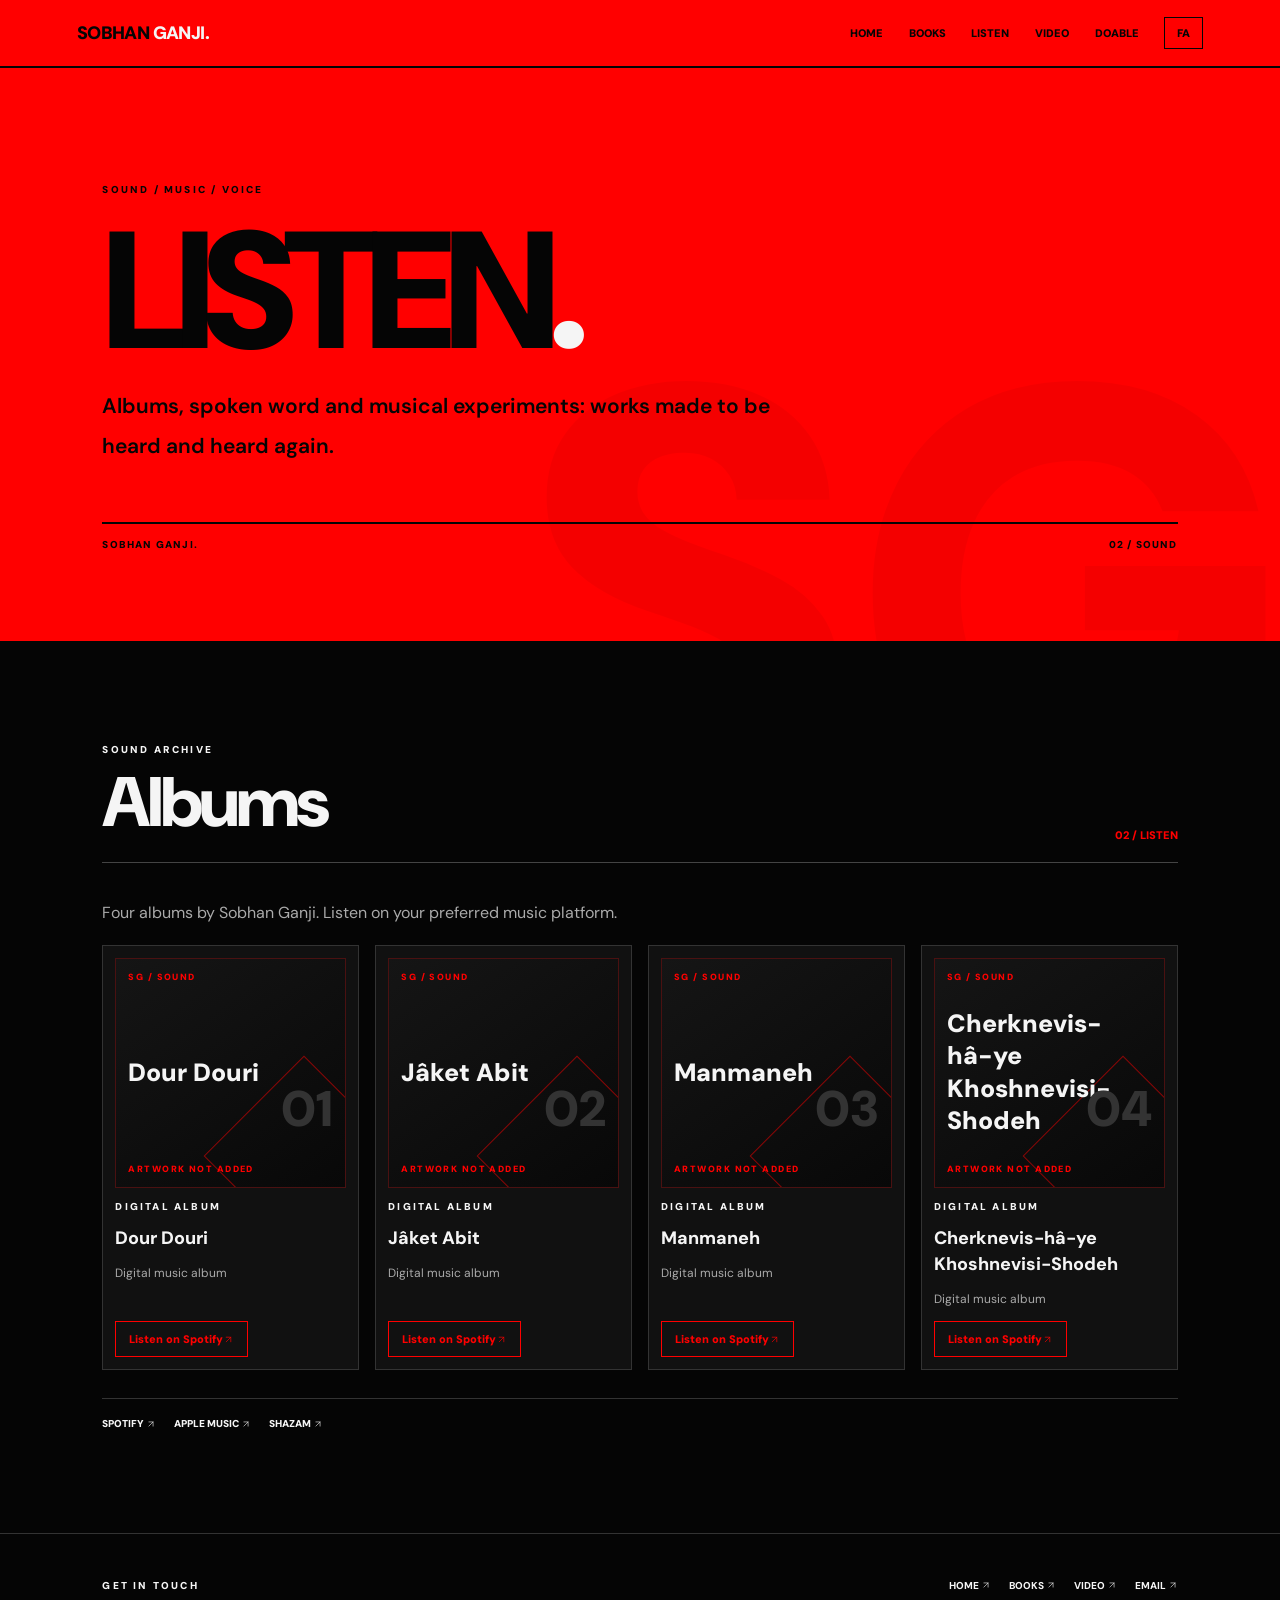
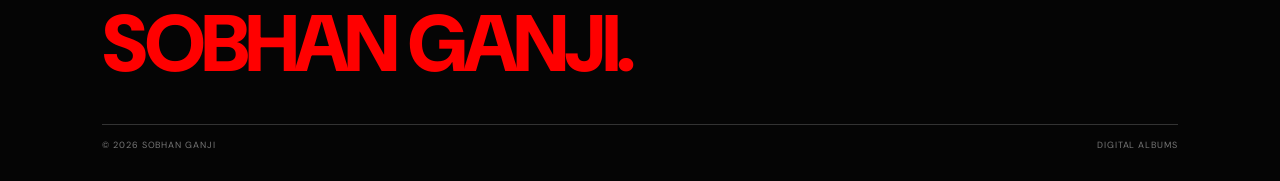
<file: listen/index.html>
<!doctype html>
<html lang="en" dir="ltr"><head><meta charset="utf-8"><meta name="viewport" content="width=device-width,initial-scale=1"><meta name="theme-color" content="#ff0000"><meta name="description" content="Albums and music by Sobhan Ganji."><title>Listen — Sobhan Ganji</title><link rel="stylesheet" href="../styles/site.css"></head><body>
<header class="site-header"><a class="brand" href="../">SOBHAN <span>GANJI.</span></a><nav class="site-nav" aria-label="Main navigation"><a href="../" data-en="Home" data-fa="خانه">Home</a><a href="../read/" data-en="Books" data-fa="کتاب‌ها">Books</a><a href="../listen/" data-en="Listen" data-fa="شنیدنی">Listen</a><a href="../watch/" data-en="Video" data-fa="ویدیو">Video</a><a href="../do/" data-en="Doable" data-fa="کردنی">Doable</a><button class="lang-button" type="button">FA</button></nav></header>
<main><section class="hero"><div class="hero-inner"><div class="eyebrow" data-en="SOUND / MUSIC / VOICE" data-fa="صدا / موسیقی / آواز">SOUND / MUSIC / VOICE</div><h1><span data-en="LISTEN" data-fa="شنیدنی">LISTEN</span><span class="light">.</span></h1><p class="hero-copy" data-en="Albums, spoken word and musical experiments: works made to be heard and heard again." data-fa="آلبوم‌ها، کلام و تجربه‌های موسیقایی؛ آثاری برای شنیدن و دوباره شنیدن.">Albums, spoken word and musical experiments: works made to be heard and heard again.</p><div class="hero-rule"><span>SOBHAN GANJI.</span><span data-en="02 / SOUND" data-fa="۰۲ / صدا">02 / SOUND</span></div></div></section>
<section class="section"><div class="section-inner"><div class="section-heading"><div><div class="eyebrow" data-en="SOUND ARCHIVE" data-fa="آرشیو شنیدنی‌ها">SOUND ARCHIVE</div><h2 data-en="Albums" data-fa="آلبوم‌ها">Albums</h2></div><span class="section-index" data-en="02 / LISTEN" data-fa="۰۲ / شنیدنی">02 / LISTEN</span></div><p class="product-intro" data-en="Four albums by Sobhan Ganji. Listen on your preferred music platform." data-fa="چهار آلبوم از سبحان گنجی؛ برای شنیدن به پلتفرم موسیقی دلخواهت برو.">Four digital albums. Artwork and listening files can be added by the site owner.</p>
<div class="products-grid">
<article class="product-card" data-product-id="album-dour-douri" data-title-fa="دور دوری" data-title-en="Dour Douri"><div class="product-cover"><span class="cover-brand">SG / SOUND</span><span class="cover-title" data-en="Dour Douri" data-fa="دور دوری">Dour Douri</span><span class="cover-index">01</span><span class="cover-note" data-en="ARTWORK NOT ADDED" data-fa="جلد اصلی هنوز بارگذاری نشده">ARTWORK NOT ADDED</span></div><span class="eyebrow" data-en="DIGITAL ALBUM" data-fa="آلبوم دیجیتال">DIGITAL ALBUM</span><h3 class="product-title" data-en="Dour Douri" data-fa="دور دوری">Dour Douri</h3><div class="product-description" data-en="Digital music album" data-fa="آلبوم موسیقی دیجیتال">Digital music album</div><a class="external-link" href="https://open.spotify.com/artist/326jmF8ho8Znjrk8ryoYny?si=jbsVf_RfQ7mvMuITq8UYTw" target="_blank" rel="noopener" data-en="Listen on Spotify ↗" data-fa="شنیدن در اسپاتیفای ↗">Listen on Spotify ↗</a></article>
<article class="product-card" data-product-id="album-jacket-abi" data-title-fa="ژاکت آبیت" data-title-en="Jâket Abit"><div class="product-cover"><span class="cover-brand">SG / SOUND</span><span class="cover-title" data-en="Jâket Abit" data-fa="ژاکت آبیت">Jâket Abit</span><span class="cover-index">02</span><span class="cover-note" data-en="ARTWORK NOT ADDED" data-fa="جلد اصلی هنوز بارگذاری نشده">ARTWORK NOT ADDED</span></div><span class="eyebrow" data-en="DIGITAL ALBUM" data-fa="آلبوم دیجیتال">DIGITAL ALBUM</span><h3 class="product-title" data-en="Jâket Abit" data-fa="ژاکت آبیت">Jâket Abit</h3><div class="product-description" data-en="Digital music album" data-fa="آلبوم موسیقی دیجیتال">Digital music album</div><a class="external-link" href="https://open.spotify.com/artist/326jmF8ho8Znjrk8ryoYny?si=jbsVf_RfQ7mvMuITq8UYTw" target="_blank" rel="noopener" data-en="Listen on Spotify ↗" data-fa="شنیدن در اسپاتیفای ↗">Listen on Spotify ↗</a></article>
<article class="product-card" data-product-id="album-manmaneh" data-title-fa="منمنه" data-title-en="Manmaneh"><div class="product-cover"><span class="cover-brand">SG / SOUND</span><span class="cover-title" data-en="Manmaneh" data-fa="منمنه">Manmaneh</span><span class="cover-index">03</span><span class="cover-note" data-en="ARTWORK NOT ADDED" data-fa="جلد اصلی هنوز بارگذاری نشده">ARTWORK NOT ADDED</span></div><span class="eyebrow" data-en="DIGITAL ALBUM" data-fa="آلبوم دیجیتال">DIGITAL ALBUM</span><h3 class="product-title" data-en="Manmaneh" data-fa="منمنه">Manmaneh</h3><div class="product-description" data-en="Digital music album" data-fa="آلبوم موسیقی دیجیتال">Digital music album</div><a class="external-link" href="https://open.spotify.com/artist/326jmF8ho8Znjrk8ryoYny?si=jbsVf_RfQ7mvMuITq8UYTw" target="_blank" rel="noopener" data-en="Listen on Spotify ↗" data-fa="شنیدن در اسپاتیفای ↗">Listen on Spotify ↗</a></article>
<article class="product-card" data-product-id="album-cherekhnevis" data-title-fa="چرکنویس‌های خوشنویسی‌شده" data-title-en="Cherknevis-hâ-ye Khoshnevisi-Shodeh"><div class="product-cover"><span class="cover-brand">SG / SOUND</span><span class="cover-title" data-en="Cherknevis-hâ-ye Khoshnevisi-Shodeh" data-fa="چرکنویس‌های خوشنویسی‌شده">Cherknevis-hâ-ye Khoshnevisi-Shodeh</span><span class="cover-index">04</span><span class="cover-note" data-en="ARTWORK NOT ADDED" data-fa="جلد اصلی هنوز بارگذاری نشده">ARTWORK NOT ADDED</span></div><span class="eyebrow" data-en="DIGITAL ALBUM" data-fa="آلبوم دیجیتال">DIGITAL ALBUM</span><h3 class="product-title" data-en="Cherknevis-hâ-ye Khoshnevisi-Shodeh" data-fa="چرکنویس‌های خوشنویسی‌شده">Cherknevis-hâ-ye Khoshnevisi-Shodeh</h3><div class="product-description" data-en="Digital music album" data-fa="آلبوم موسیقی دیجیتال">Digital music album</div><a class="external-link" href="https://open.spotify.com/artist/326jmF8ho8Znjrk8ryoYny?si=jbsVf_RfQ7mvMuITq8UYTw" target="_blank" rel="noopener" data-en="Listen on Spotify ↗" data-fa="شنیدن در اسپاتیفای ↗">Listen on Spotify ↗</a></article>
</div>
</div><div class="platform-links"><a href="https://open.spotify.com/artist/326jmF8ho8Znjrk8ryoYny?si=jbsVf_RfQ7mvMuITq8UYTw" target="_blank" rel="noopener">SPOTIFY ↗</a><a href="https://music.apple.com/us/artist/sobhan-ganji/1611798955" target="_blank" rel="noopener">APPLE MUSIC ↗</a><a href="https://www.shazam.com/artist/-/1611798955" target="_blank" rel="noopener">SHAZAM ↗</a></div></div></section></main>
<footer class="site-footer"><div class="footer-top"><div><div class="eyebrow" data-en="GET IN TOUCH" data-fa="با من در ارتباط باشید">GET IN TOUCH</div><div class="footer-name">SOBHAN GANJI.</div></div><div class="footer-links"><a href="../" data-en="HOME ↗" data-fa="خانه ↗">HOME ↗</a><a href="../read/" data-en="BOOKS ↗" data-fa="کتاب‌ها ↗">BOOKS ↗</a><a href="../watch/" data-en="VIDEO ↗" data-fa="ویدیو ↗">VIDEO ↗</a><a href="mailto:Sobhan.Ganji@Yahoo.com">EMAIL ↗</a></div></div><div class="copyright"><span>© 2026 SOBHAN GANJI</span><span>DIGITAL ALBUMS</span></div></footer>
<script src="../scripts/site.js" defer></script></body></html>
</file>
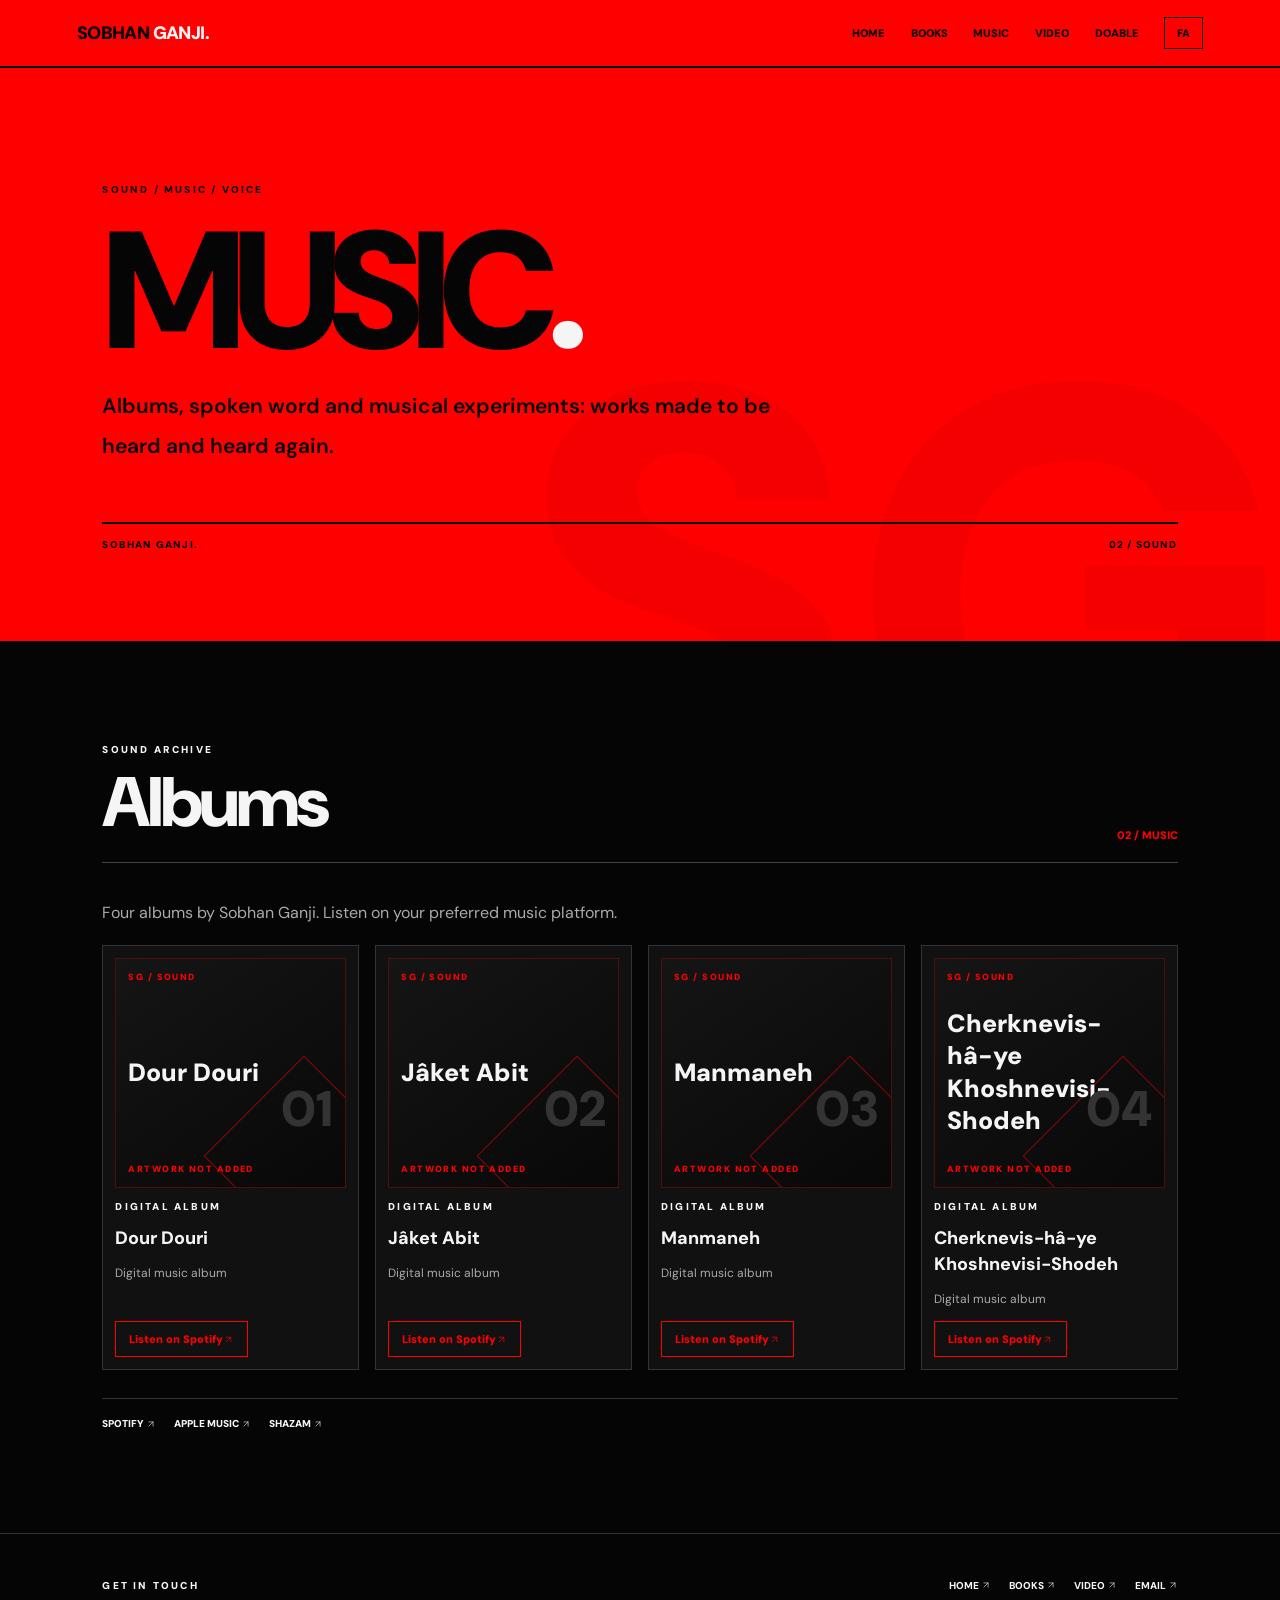
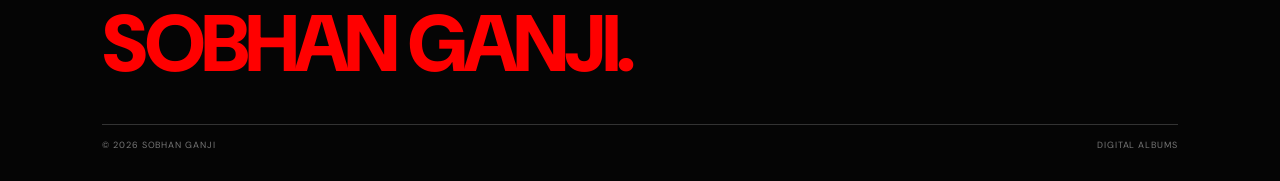
<file: music/index.html>
<!doctype html>
<html lang="en" dir="ltr"><head><meta charset="utf-8"><meta name="viewport" content="width=device-width,initial-scale=1"><meta name="theme-color" content="#ff0000"><meta name="description" content="Albums and music by Sobhan Ganji."><title>Music — Sobhan Ganji</title><link rel="stylesheet" href="../styles/site.css"></head><body>
<header class="site-header"><a class="brand" href="../">SOBHAN <span>GANJI.</span></a><nav class="site-nav" aria-label="Main navigation"><a href="../" data-en="Home" data-fa="خانه">Home</a><a href="../book/" data-en="Books" data-fa="کتاب‌ها">Books</a><a href="../music/" data-en="Music" data-fa="موسیقی">Music</a><a href="../video/" data-en="Video" data-fa="ویدیو">Video</a><a href="../hardo/" data-en="Doable" data-fa="کردنی">Doable</a><button class="lang-button" type="button">FA</button></nav></header>
<main><section class="hero"><div class="hero-inner"><div class="eyebrow" data-en="SOUND / MUSIC / VOICE" data-fa="صدا / موسیقی / آواز">SOUND / MUSIC / VOICE</div><h1><span data-en="MUSIC" data-fa="موسیقی">MUSIC</span><span class="light">.</span></h1><p class="hero-copy" data-en="Albums, spoken word and musical experiments: works made to be heard and heard again." data-fa="آلبوم‌ها، کلام و تجربه‌های موسیقایی؛ آثاری برای شنیدن و دوباره شنیدن.">Albums, spoken word and musical experiments: works made to be heard and heard again.</p><div class="hero-rule"><span>SOBHAN GANJI.</span><span data-en="02 / SOUND" data-fa="۰۲ / صدا">02 / SOUND</span></div></div></section>
<section class="section"><div class="section-inner"><div class="section-heading"><div><div class="eyebrow" data-en="SOUND ARCHIVE" data-fa="آرشیو شنیدنی‌ها">SOUND ARCHIVE</div><h2 data-en="Albums" data-fa="آلبوم‌ها">Albums</h2></div><span class="section-index" data-en="02 / MUSIC" data-fa="۰۲ / موسیقی">02 / MUSIC</span></div><p class="product-intro" data-en="Four albums by Sobhan Ganji. Listen on your preferred music platform." data-fa="چهار آلبوم از سبحان گنجی؛ برای شنیدن به پلتفرم موسیقی دلخواهت برو.">Four digital albums. Artwork and listening files can be added by the site owner.</p>
<div class="products-grid">
<article class="product-card" data-product-id="album-dour-douri" data-title-fa="دور دوری" data-title-en="Dour Douri"><div class="product-cover"><span class="cover-brand">SG / SOUND</span><span class="cover-title" data-en="Dour Douri" data-fa="دور دوری">Dour Douri</span><span class="cover-index">01</span><span class="cover-note" data-en="ARTWORK NOT ADDED" data-fa="جلد اصلی هنوز بارگذاری نشده">ARTWORK NOT ADDED</span></div><span class="eyebrow" data-en="DIGITAL ALBUM" data-fa="آلبوم دیجیتال">DIGITAL ALBUM</span><h3 class="product-title" data-en="Dour Douri" data-fa="دور دوری">Dour Douri</h3><div class="product-description" data-en="Digital music album" data-fa="آلبوم موسیقی دیجیتال">Digital music album</div><a class="external-link" href="https://open.spotify.com/artist/326jmF8ho8Znjrk8ryoYny?si=jbsVf_RfQ7mvMuITq8UYTw" target="_blank" rel="noopener" data-en="Listen on Spotify ↗" data-fa="شنیدن در اسپاتیفای ↗">Listen on Spotify ↗</a></article>
<article class="product-card" data-product-id="album-jacket-abi" data-title-fa="ژاکت آبیت" data-title-en="Jâket Abit"><div class="product-cover"><span class="cover-brand">SG / SOUND</span><span class="cover-title" data-en="Jâket Abit" data-fa="ژاکت آبیت">Jâket Abit</span><span class="cover-index">02</span><span class="cover-note" data-en="ARTWORK NOT ADDED" data-fa="جلد اصلی هنوز بارگذاری نشده">ARTWORK NOT ADDED</span></div><span class="eyebrow" data-en="DIGITAL ALBUM" data-fa="آلبوم دیجیتال">DIGITAL ALBUM</span><h3 class="product-title" data-en="Jâket Abit" data-fa="ژاکت آبیت">Jâket Abit</h3><div class="product-description" data-en="Digital music album" data-fa="آلبوم موسیقی دیجیتال">Digital music album</div><a class="external-link" href="https://open.spotify.com/artist/326jmF8ho8Znjrk8ryoYny?si=jbsVf_RfQ7mvMuITq8UYTw" target="_blank" rel="noopener" data-en="Listen on Spotify ↗" data-fa="شنیدن در اسپاتیفای ↗">Listen on Spotify ↗</a></article>
<article class="product-card" data-product-id="album-manmaneh" data-title-fa="منمنه" data-title-en="Manmaneh"><div class="product-cover"><span class="cover-brand">SG / SOUND</span><span class="cover-title" data-en="Manmaneh" data-fa="منمنه">Manmaneh</span><span class="cover-index">03</span><span class="cover-note" data-en="ARTWORK NOT ADDED" data-fa="جلد اصلی هنوز بارگذاری نشده">ARTWORK NOT ADDED</span></div><span class="eyebrow" data-en="DIGITAL ALBUM" data-fa="آلبوم دیجیتال">DIGITAL ALBUM</span><h3 class="product-title" data-en="Manmaneh" data-fa="منمنه">Manmaneh</h3><div class="product-description" data-en="Digital music album" data-fa="آلبوم موسیقی دیجیتال">Digital music album</div><a class="external-link" href="https://open.spotify.com/artist/326jmF8ho8Znjrk8ryoYny?si=jbsVf_RfQ7mvMuITq8UYTw" target="_blank" rel="noopener" data-en="Listen on Spotify ↗" data-fa="شنیدن در اسپاتیفای ↗">Listen on Spotify ↗</a></article>
<article class="product-card" data-product-id="album-cherekhnevis" data-title-fa="چرکنویس‌های خوشنویسی‌شده" data-title-en="Cherknevis-hâ-ye Khoshnevisi-Shodeh"><div class="product-cover"><span class="cover-brand">SG / SOUND</span><span class="cover-title" data-en="Cherknevis-hâ-ye Khoshnevisi-Shodeh" data-fa="چرکنویس‌های خوشنویسی‌شده">Cherknevis-hâ-ye Khoshnevisi-Shodeh</span><span class="cover-index">04</span><span class="cover-note" data-en="ARTWORK NOT ADDED" data-fa="جلد اصلی هنوز بارگذاری نشده">ARTWORK NOT ADDED</span></div><span class="eyebrow" data-en="DIGITAL ALBUM" data-fa="آلبوم دیجیتال">DIGITAL ALBUM</span><h3 class="product-title" data-en="Cherknevis-hâ-ye Khoshnevisi-Shodeh" data-fa="چرکنویس‌های خوشنویسی‌شده">Cherknevis-hâ-ye Khoshnevisi-Shodeh</h3><div class="product-description" data-en="Digital music album" data-fa="آلبوم موسیقی دیجیتال">Digital music album</div><a class="external-link" href="https://open.spotify.com/artist/326jmF8ho8Znjrk8ryoYny?si=jbsVf_RfQ7mvMuITq8UYTw" target="_blank" rel="noopener" data-en="Listen on Spotify ↗" data-fa="شنیدن در اسپاتیفای ↗">Listen on Spotify ↗</a></article>
</div>
</div><div class="platform-links"><a href="https://open.spotify.com/artist/326jmF8ho8Znjrk8ryoYny?si=jbsVf_RfQ7mvMuITq8UYTw" target="_blank" rel="noopener">SPOTIFY ↗</a><a href="https://music.apple.com/us/artist/sobhan-ganji/1611798955" target="_blank" rel="noopener">APPLE MUSIC ↗</a><a href="https://www.shazam.com/artist/-/1611798955" target="_blank" rel="noopener">SHAZAM ↗</a></div></div></section></main>
<footer class="site-footer"><div class="footer-top"><div><div class="eyebrow" data-en="GET IN TOUCH" data-fa="با من در ارتباط باشید">GET IN TOUCH</div><div class="footer-name">SOBHAN GANJI.</div></div><div class="footer-links"><a href="../" data-en="HOME ↗" data-fa="خانه ↗">HOME ↗</a><a href="../book/" data-en="BOOKS ↗" data-fa="کتاب‌ها ↗">BOOKS ↗</a><a href="../video/" data-en="VIDEO ↗" data-fa="ویدیو ↗">VIDEO ↗</a><a href="mailto:Sobhan.Ganji@Yahoo.com">EMAIL ↗</a></div></div><div class="copyright"><span>© 2026 SOBHAN GANJI</span><span>DIGITAL ALBUMS</span></div></footer>
<script src="../scripts/site.js" defer></script></body></html>
</file>
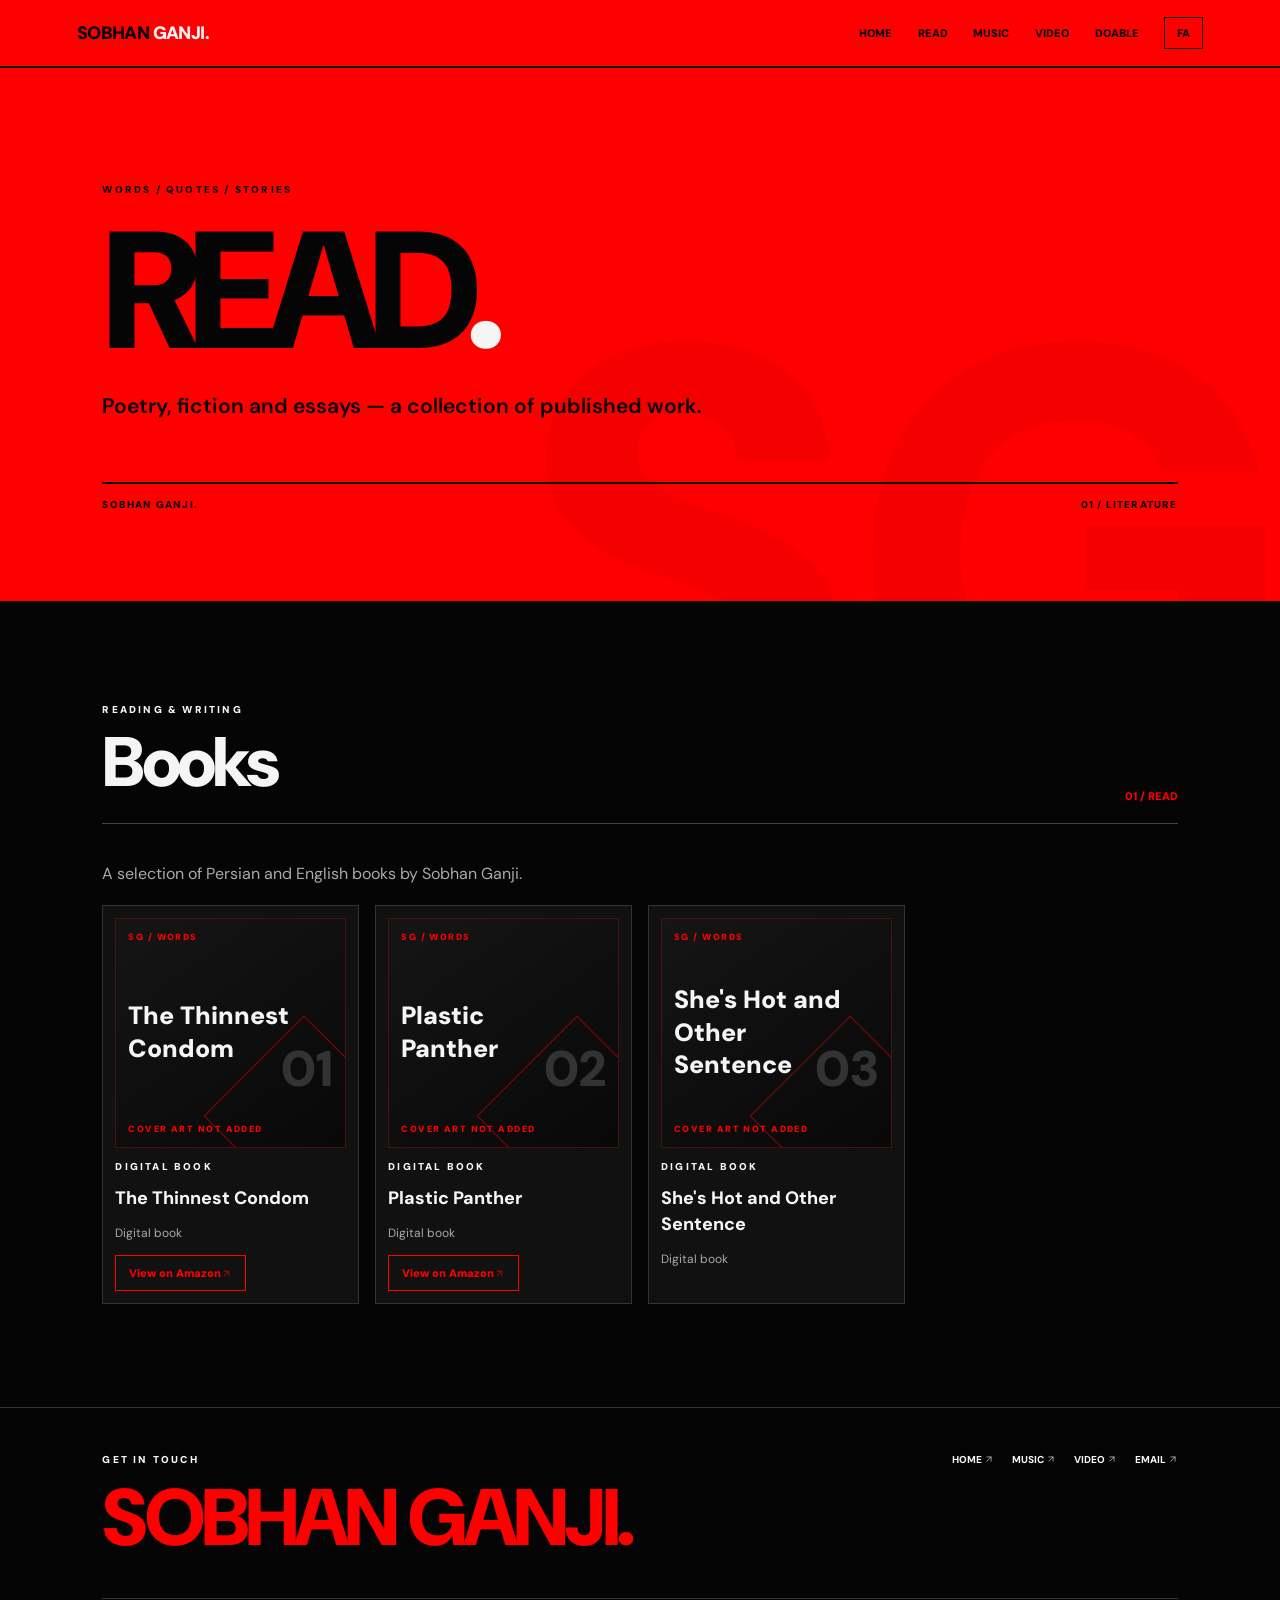
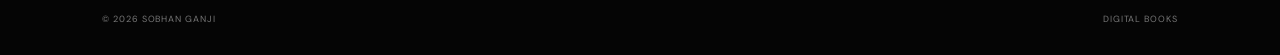
<file: read/index.html>
<!doctype html>
<html lang="en" dir="ltr"><head><meta charset="utf-8"><meta name="viewport" content="width=device-width,initial-scale=1"><meta name="theme-color" content="#ff0000"><meta name="description" content="Digital books by Sobhan Ganji."><title>Read — Sobhan Ganji</title><link rel="stylesheet" href="../styles/site.css"></head><body>
<header class="site-header"><a class="brand" href="../">SOBHAN <span>GANJI.</span></a><nav class="site-nav" aria-label="Main navigation"><a href="../" data-en="Home" data-fa="خانه">Home</a><a href="../read/" data-en="Read" data-fa="خواندنی">Read</a><a href="../listen/" data-en="Music" data-fa="موسیقی">Music</a><a href="../watch/" data-en="Video" data-fa="ویدیو">Video</a><a href="../do/" data-en="Doable" data-fa="کردنی">Doable</a><button class="lang-button" type="button">FA</button></nav></header>
<main><section class="hero"><div class="hero-inner"><div class="eyebrow" data-en="WORDS / QUOTES / STORIES" data-fa="کلمات / شعر / روایت">WORDS / QUOTES / STORIES</div><h1><span data-en="READ" data-fa="خواندنی">READ</span><span class="light">.</span></h1><p class="hero-copy" data-en="Poetry, fiction and essays — a collection of published work." data-fa="شعر، داستان و جستار؛ مجموعه‌ای از آثار منتشرشده.">Poetry, fiction and essays — collected here as digital editions.</p><div class="hero-rule"><span>SOBHAN GANJI.</span><span data-en="01 / LITERATURE" data-fa="۰۱ / ادبیات">01 / LITERATURE</span></div></div></section>
<section class="section"><div class="section-inner"><div class="section-heading"><div><div class="eyebrow" data-en="READING & WRITING" data-fa="خواندنی و نوشتنی">READ</div><h2 data-en="Books" data-fa="کتاب‌ها">Books</h2></div><span class="section-index" data-en="01 / READ" data-fa="۰۱ / خواندنی">01 / READ</span></div>
<p class="product-intro" data-en="A selection of Persian and English books by Sobhan Ganji." data-fa="گزیده‌ای از کتاب‌های فارسی و انگلیسی سبحان گنجی.">All titles are digital editions. Cover art and download files can be added by the site owner.</p>
<div class="products-grid">
<article class="product-card" data-catalog-lang="fa" data-product-id="book-lay-paye-panda" data-title-fa="لای پای پاندا" data-title-en="The Panda Between the Legs"><div class="product-cover"><span class="cover-brand">SG / WORDS</span><span class="cover-title">لای پای پاندا</span><span class="cover-index">01</span><span class="cover-note" data-en="COVER ART NOT ADDED" data-fa="جلد اصلی هنوز بارگذاری نشده">COVER ART NOT ADDED</span></div><span class="eyebrow" data-en="DIGITAL BOOK" data-fa="کتاب دیجیتال">DIGITAL BOOK</span><h3 class="product-title">لای پای پاندا</h3><div class="product-description" data-en="Selected poems · 2022" data-fa="گزیدهٔ شعرها · ۱۴۰۱">گزیدهٔ شعرها · ۱۴۰۱</div></article>
<article class="product-card" data-catalog-lang="fa" data-product-id="book-shomal" data-title-fa="شمال بی‌تو به اندازهٔ شمال کم است" data-title-en="The North Is Not North Enough Without You"><div class="product-cover"><span class="cover-brand">SG / WORDS</span><span class="cover-title">شمال بی‌تو به اندازهٔ شمال کم است</span><span class="cover-index">02</span><span class="cover-note" data-en="COVER ART NOT ADDED" data-fa="جلد اصلی هنوز بارگذاری نشده">COVER ART NOT ADDED</span></div><span class="eyebrow" data-en="DIGITAL BOOK" data-fa="کتاب دیجیتال">DIGITAL BOOK</span><h3 class="product-title">شمال بی‌تو به اندازهٔ شمال کم است</h3><div class="product-description" data-en="Digital book" data-fa="کتاب دیجیتال">کتاب دیجیتال</div></article>
<article class="product-card" data-catalog-lang="fa" data-product-id="book-an-deraz" data-title-fa="آن دراز" data-title-en="That Long One"><div class="product-cover"><span class="cover-brand">SG / WORDS</span><span class="cover-title">آن دراز</span><span class="cover-index">03</span><span class="cover-note" data-en="COVER ART NOT ADDED" data-fa="جلد اصلی هنوز بارگذاری نشده">COVER ART NOT ADDED</span></div><span class="eyebrow" data-en="DIGITAL BOOK" data-fa="کتاب دیجیتال">DIGITAL BOOK</span><h3 class="product-title">آن دراز</h3><div class="product-description" data-en="Digital book" data-fa="کتاب دیجیتال">کتاب دیجیتال</div></article>
<article class="product-card" data-catalog-lang="fa" data-product-id="book-hichkas-tanha-nist" data-title-fa="هیچ‌کس تنها نیست" data-title-en="No One Is Alone"><div class="product-cover"><span class="cover-brand">SG / WORDS</span><span class="cover-title">هیچ‌کس تنها نیست</span><span class="cover-index">04</span><span class="cover-note" data-en="COVER ART NOT ADDED" data-fa="جلد اصلی هنوز بارگذاری نشده">COVER ART NOT ADDED</span></div><span class="eyebrow" data-en="DIGITAL BOOK" data-fa="کتاب دیجیتال">DIGITAL BOOK</span><h3 class="product-title">هیچ‌کس تنها نیست</h3><div class="product-description" data-en="Novella · 2009" data-fa="داستان بلند · ۱۳۸۸">داستان بلند · ۱۳۸۸</div></article>
<article class="product-card" data-catalog-lang="fa" data-product-id="book-jadooye-jabehei" data-title-fa="جادوی جعبه‌ای" data-title-en="The Magic of the Box">
<div class="product-cover"><span class="cover-brand">SG / WORDS</span><span class="cover-title">جادوی جعبه‌ای</span><span class="cover-index">05</span><span class="cover-note" data-en="ORIGINAL COVER" data-fa="جلد اصلی کتاب">ORIGINAL COVER</span></div>
<span class="eyebrow" data-en="DIGITAL BOOK · ESSAYS" data-fa="کتاب دیجیتال · جستار">DIGITAL BOOK · ESSAYS</span>
<h3 class="product-title">جادوی جعبه‌ای</h3>
<div class="product-description" data-en="A companion to more than 50 acclaimed TV dramas. A personal recommendation guide on the art and possibilities of serial storytelling." data-fa="راهنمایی صمیمانه برای مواجهه با بیش از ۵۰ سریال مطرح جهان؛ جستارهایی دربارهٔ ظرفیت‌های روایت دنباله‌دار و هنر سریال‌سازی.">راهنمایی صمیمانه برای مواجهه با بیش از ۵۰ سریال مطرح جهان؛ جستارهایی دربارهٔ ظرفیت‌های روایت دنباله‌دار و هنر سریال‌سازی.</div>
<details class="product-details"><summary data-en="About this book" data-fa="دربارهٔ کتاب">دربارهٔ کتاب</summary>
<p data-en="The Magic of the Box (A Guide to Facing Serial Dramas) is a collection of personal notes on more than 50 notable series, arranged alphabetically rather than by ranking. The author presents it not as an academic critique, but as a candid and humorous recommendation letter from one friend to another. Along the way, the book considers art through creativity, commitment and beauty; the importance of an artwork's impact; the relationship between form and content; and banality as mechanically predictable repetition." data-fa="«جادوی جعبه‌ای» (راهنمای مواجهه با درام‌های دنباله‌دار) مجموعه‌ای از یادداشت‌های شخصی دربارهٔ بیش از ۵۰ سریال مطرح جهان است که به ترتیب الفبایی تنظیم شده‌اند، نه بر پایهٔ رتبه‌بندی. نویسنده کتاب را نقدی آکادمیک نمی‌داند؛ آن را توصیه‌نامه‌ای صریح و طنزآمیز می‌بیند، شبیه روایت تجربه‌های تصویری یک دوست برای دوستی دیگر. در خلال معرفی سریال‌ها، از هنر با سه مؤلفهٔ خلاقیت، تعهد و زیبایی، اهمیت تأثیرگذاری اثر، نسبت فرم و محتوا و ابتذال به‌مثابهٔ تکرار مکانیکی و قابل‌پیش‌بینی سخن می‌گوید.">«جادوی جعبه‌ای» (راهنمای مواجهه با درام‌های دنباله‌دار) مجموعه‌ای از یادداشت‌های شخصی دربارهٔ بیش از ۵۰ سریال مطرح جهان است که به ترتیب الفبایی تنظیم شده‌اند، نه بر پایهٔ رتبه‌بندی. نویسنده کتاب را نقدی آکادمیک نمی‌داند؛ آن را توصیه‌نامه‌ای صریح و طنزآمیز می‌بیند، شبیه روایت تجربه‌های تصویری یک دوست برای دوستی دیگر. در خلال معرفی سریال‌ها، از هنر با سه مؤلفهٔ خلاقیت، تعهد و زیبایی، اهمیت تأثیرگذاری اثر، نسبت فرم و محتوا و ابتذال به‌مثابهٔ تکرار مکانیکی و قابل‌پیش‌بینی سخن می‌گوید.</p>
</details>
</article>
<article class="product-card" data-catalog-lang="fa" data-product-id="book-idehaei-baraye-dozdidan" data-title-fa="ایده‌هایی برای دزدیدن" data-title-en="Ideas to Steal"><div class="product-cover"><span class="cover-brand">SG / WORDS</span><span class="cover-title">ایده‌هایی برای دزدیدن</span><span class="cover-index">06</span><span class="cover-note" data-en="COVER ART NOT ADDED" data-fa="جلد اصلی هنوز بارگذاری نشده">COVER ART NOT ADDED</span></div><span class="eyebrow" data-en="DIGITAL BOOK" data-fa="کتاب دیجیتال">DIGITAL BOOK</span><h3 class="product-title">ایده‌هایی برای دزدیدن</h3><div class="product-description" data-en="Digital book" data-fa="کتاب دیجیتال">کتاب دیجیتال</div></article>
<article class="product-card" data-catalog-lang="en" data-product-id="book-thinnest-condom" data-title-fa="The Thinnest Condom" data-title-en="The Thinnest Condom"><div class="product-cover"><span class="cover-brand">SG / WORDS</span><span class="cover-title">The Thinnest Condom</span><span class="cover-index">01</span><span class="cover-note" data-en="COVER ART NOT ADDED" data-fa="جلد اصلی هنوز بارگذاری نشده">COVER ART NOT ADDED</span></div><span class="eyebrow" data-en="DIGITAL BOOK" data-fa="کتاب دیجیتال">DIGITAL BOOK</span><h3 class="product-title">The Thinnest Condom</h3><div class="product-description" data-en="Digital book" data-fa="کتاب دیجیتال">Digital book</div><a class="external-link" href="https://www.amazon.com/author/sobhanganji" target="_blank" rel="noopener" data-en="View on Amazon ↗" data-fa="مشاهده در آمازون ↗">View on Amazon ↗</a></article>
<article class="product-card" data-catalog-lang="en" data-product-id="book-plastic-panther" data-title-fa="Plastic Panther" data-title-en="Plastic Panther"><div class="product-cover"><span class="cover-brand">SG / WORDS</span><span class="cover-title">Plastic Panther</span><span class="cover-index">02</span><span class="cover-note" data-en="COVER ART NOT ADDED" data-fa="جلد اصلی هنوز بارگذاری نشده">COVER ART NOT ADDED</span></div><span class="eyebrow" data-en="DIGITAL BOOK" data-fa="کتاب دیجیتال">DIGITAL BOOK</span><h3 class="product-title">Plastic Panther</h3><div class="product-description" data-en="Digital book" data-fa="کتاب دیجیتال">Digital book</div><a class="external-link" href="https://www.amazon.com/author/sobhanganji" target="_blank" rel="noopener" data-en="View on Amazon ↗" data-fa="مشاهده در آمازون ↗">View on Amazon ↗</a></article>
<article class="product-card" data-catalog-lang="en" data-product-id="book-shes-hot" data-title-fa="She's Hot and Other Sentence" data-title-en="She's Hot and Other Sentence"><div class="product-cover"><span class="cover-brand">SG / WORDS</span><span class="cover-title">She's Hot and Other Sentence</span><span class="cover-index">03</span><span class="cover-note" data-en="COVER ART NOT ADDED" data-fa="جلد اصلی هنوز بارگذاری نشده">COVER ART NOT ADDED</span></div><span class="eyebrow" data-en="DIGITAL BOOK" data-fa="کتاب دیجیتال">DIGITAL BOOK</span><h3 class="product-title">She's Hot and Other Sentence</h3><div class="product-description" data-en="Digital book" data-fa="کتاب دیجیتال">Digital book</div></article>
</div>

</div></section></main>
<footer class="site-footer"><div class="footer-top"><div><div class="eyebrow" data-en="GET IN TOUCH" data-fa="با من در ارتباط باشید">GET IN TOUCH</div><div class="footer-name">SOBHAN GANJI.</div></div><div class="footer-links"><a href="../" data-en="HOME ↗" data-fa="خانه ↗">HOME ↗</a><a href="../listen/" data-en="MUSIC ↗" data-fa="موسیقی ↗">MUSIC ↗</a><a href="../watch/" data-en="VIDEO ↗" data-fa="ویدیو ↗">VIDEO ↗</a><a href="mailto:Sobhan.Ganji@Yahoo.com">EMAIL ↗</a></div></div><div class="copyright"><span>© 2026 SOBHAN GANJI</span><span>DIGITAL BOOKS</span></div></footer>
<script src="../scripts/site.js" defer></script></body></html>
</file>
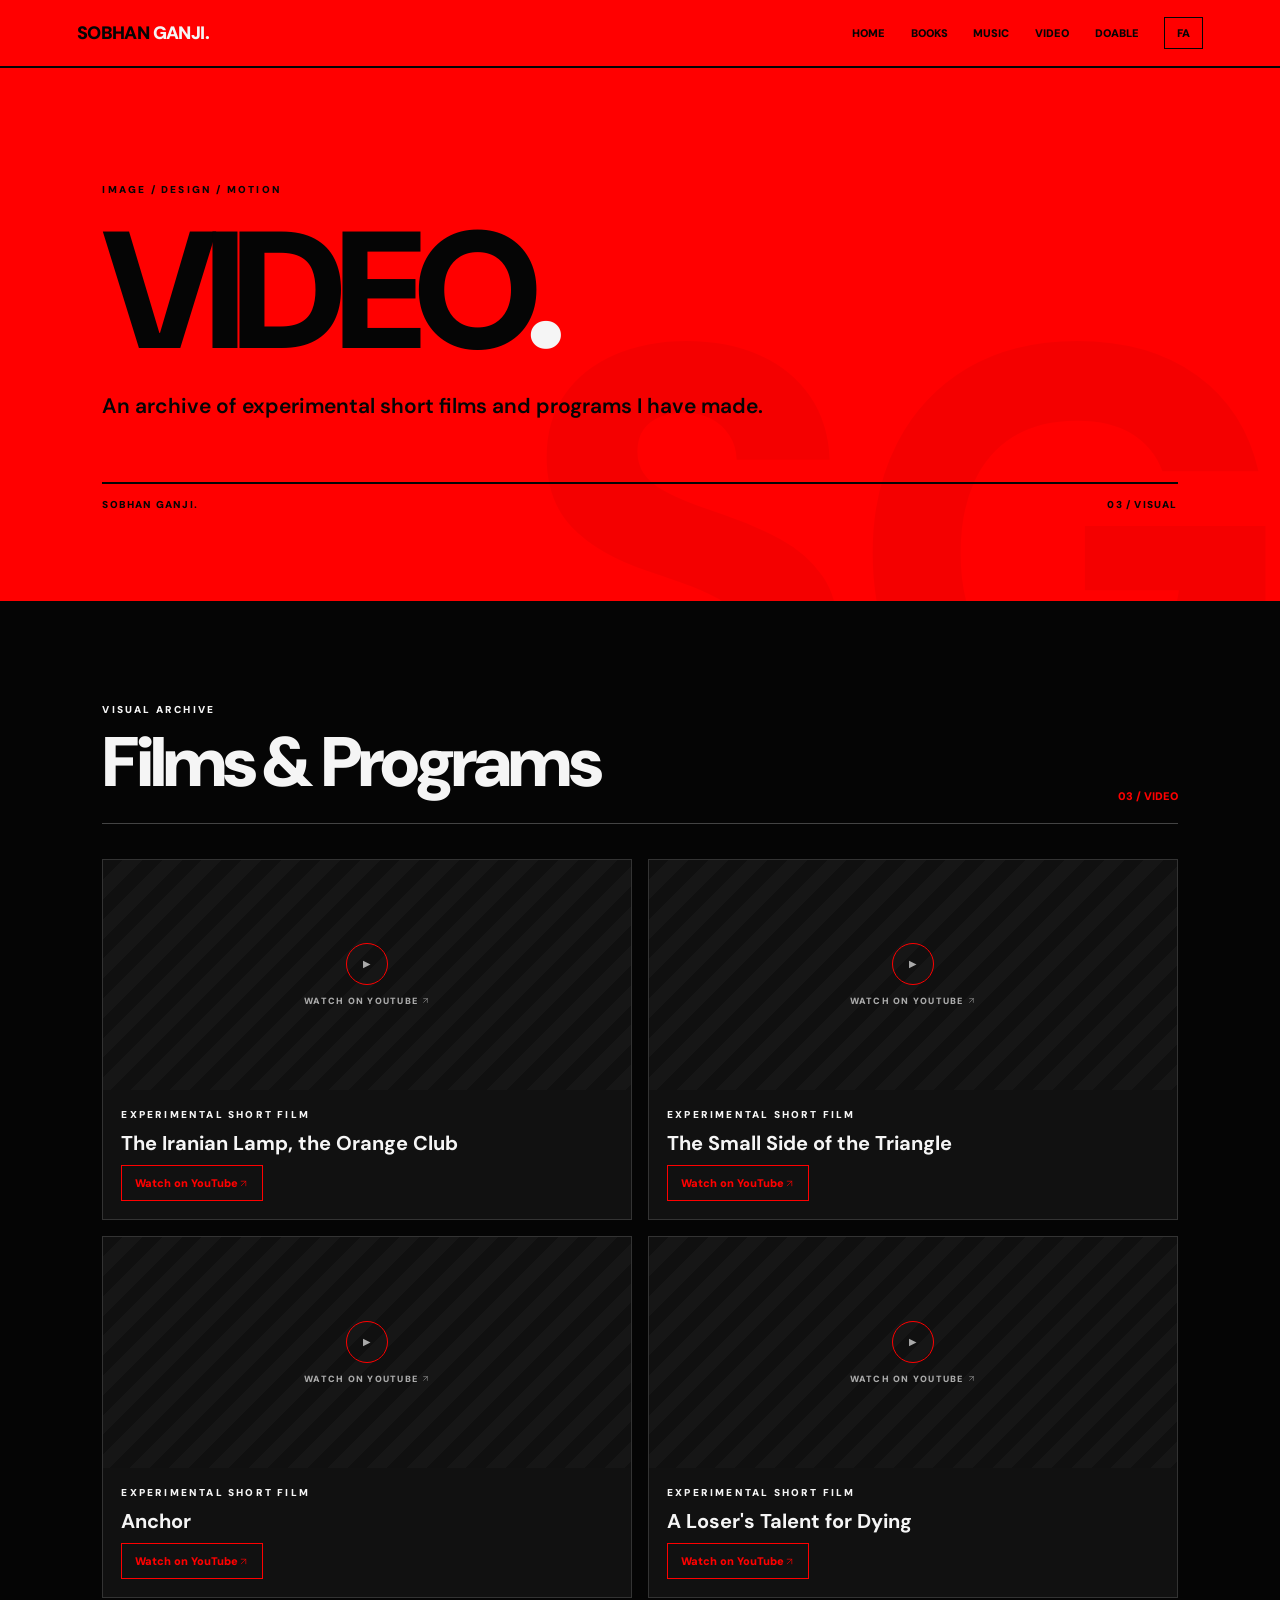
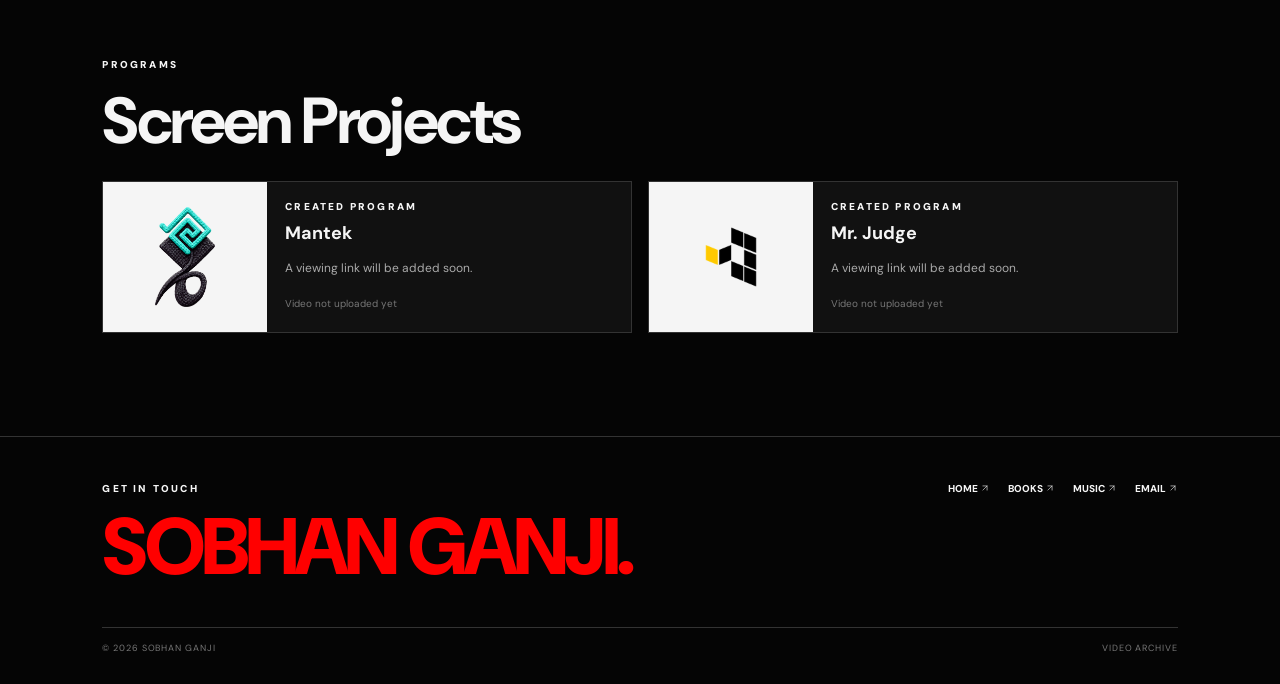
<file: video/index.html>
<!doctype html>
<html lang="en" dir="ltr"><head><meta charset="utf-8"><meta name="viewport" content="width=device-width,initial-scale=1"><meta name="theme-color" content="#ff0000"><meta name="description" content="Films and screen projects by Sobhan Ganji."><title>Video — Sobhan Ganji</title><link rel="stylesheet" href="../styles/site.css"></head><body>
<header class="site-header"><a class="brand" href="../">SOBHAN <span>GANJI.</span></a><nav class="site-nav" aria-label="Main navigation"><a href="../" data-en="Home" data-fa="خانه">Home</a><a href="../book/" data-en="Books" data-fa="کتاب‌ها">Books</a><a href="../music/" data-en="Music" data-fa="موسیقی">Music</a><a href="../video/" data-en="Video" data-fa="ویدیو">Video</a><a href="../hardo/" data-en="Doable" data-fa="کردنی">Doable</a><button class="lang-button" type="button">FA</button></nav></header>
<main><section class="hero"><div class="hero-inner"><div class="eyebrow" data-en="IMAGE / DESIGN / MOTION" data-fa="تصویر / طراحی / حرکت">IMAGE / DESIGN / MOTION</div><h1><span data-en="VIDEO" data-fa="ویدیو">VIDEO</span><span class="light">.</span></h1><p class="hero-copy" data-en="An archive of experimental short films and programs I have made." data-fa="آرشیوی از فیلم‌های کوتاه تجربی و برنامه‌هایی که ساخته‌ام.">An archive of experimental short films and programs I have made.</p><div class="hero-rule"><span>SOBHAN GANJI.</span><span data-en="03 / VISUAL" data-fa="۰۳ / تصویر">03 / VISUAL</span></div></div></section>
<section class="section"><div class="section-inner"><div class="section-heading"><div><div class="eyebrow" data-en="VISUAL ARCHIVE" data-fa="آرشیو تصویری">VISUAL ARCHIVE</div><h2 data-en="Films & Programs" data-fa="فیلم‌ها و برنامه‌ها">Films & Programs</h2></div><span class="section-index" data-en="03 / VIDEO" data-fa="۰۳ / ویدیو">03 / VIDEO</span></div>
<div class="video-grid">
<article class="video-card"><a class="video-placeholder video-watch" href="https://www.youtube.com/@SobhanGanji/search?query=The%20Iranian%20Lamp%2C%20the%20Orange%20Club" target="_blank" rel="noopener"><span class="play-circle">▶</span><span data-en="WATCH ON YOUTUBE ↗" data-fa="تماشا در یوتیوب ↗">WATCH ON YOUTUBE ↗</span></a><div class="video-copy"><div class="eyebrow" data-en="EXPERIMENTAL SHORT FILM" data-fa="فیلم کوتاه تجربی">EXPERIMENTAL SHORT FILM</div><h3 data-en="The Iranian Lamp, the Orange Club" data-fa="چراغ ایرانی چماق نارنجی">The Iranian Lamp, the Orange Club</h3><a class="external-link" href="https://www.youtube.com/@SobhanGanji/search?query=The%20Iranian%20Lamp%2C%20the%20Orange%20Club" target="_blank" rel="noopener" data-en="Watch on YouTube ↗" data-fa="تماشا در یوتیوب ↗">Watch on YouTube ↗</a></div></article>
<article class="video-card"><a class="video-placeholder video-watch" href="https://www.youtube.com/@SobhanGanji/search?query=The%20Small%20Side%20of%20the%20Triangle" target="_blank" rel="noopener"><span class="play-circle">▶</span><span data-en="WATCH ON YOUTUBE ↗" data-fa="تماشا در یوتیوب ↗">WATCH ON YOUTUBE ↗</span></a><div class="video-copy"><div class="eyebrow" data-en="EXPERIMENTAL SHORT FILM" data-fa="فیلم کوتاه تجربی">EXPERIMENTAL SHORT FILM</div><h3 data-en="The Small Side of the Triangle" data-fa="ضلع کوچک مثلث">The Small Side of the Triangle</h3><a class="external-link" href="https://www.youtube.com/@SobhanGanji/search?query=The%20Small%20Side%20of%20the%20Triangle" target="_blank" rel="noopener" data-en="Watch on YouTube ↗" data-fa="تماشا در یوتیوب ↗">Watch on YouTube ↗</a></div></article>
<article class="video-card"><a class="video-placeholder video-watch" href="https://www.youtube.com/watch?v=9UJudK8u5qE" target="_blank" rel="noopener"><span class="play-circle">▶</span><span data-en="WATCH ON YOUTUBE ↗" data-fa="تماشا در یوتیوب ↗">WATCH ON YOUTUBE ↗</span></a><div class="video-copy"><div class="eyebrow" data-en="EXPERIMENTAL SHORT FILM" data-fa="فیلم کوتاه تجربی">EXPERIMENTAL SHORT FILM</div><h3 data-en="Anchor" data-fa="لنگر">Anchor</h3><a class="external-link" href="https://www.youtube.com/watch?v=9UJudK8u5qE" target="_blank" rel="noopener" data-en="Watch on YouTube ↗" data-fa="تماشا در یوتیوب ↗">Watch on YouTube ↗</a></div></article>
<article class="video-card"><a class="video-placeholder video-watch" href="https://www.youtube.com/@SobhanGanji/search?query=A%20Loser's%20Talent%20for%20Dying" target="_blank" rel="noopener"><span class="play-circle">▶</span><span data-en="WATCH ON YOUTUBE ↗" data-fa="تماشا در یوتیوب ↗">WATCH ON YOUTUBE ↗</span></a><div class="video-copy"><div class="eyebrow" data-en="EXPERIMENTAL SHORT FILM" data-fa="فیلم کوتاه تجربی">EXPERIMENTAL SHORT FILM</div><h3 data-en="A Loser's Talent for Dying" data-fa="کشف استعداد یک بازنده برای مردن">A Loser's Talent for Dying</h3><a class="external-link" href="https://www.youtube.com/@SobhanGanji/search?query=A%20Loser's%20Talent%20for%20Dying" target="_blank" rel="noopener" data-en="Watch on YouTube ↗" data-fa="تماشا در یوتیوب ↗">Watch on YouTube ↗</a></div></article>
</div>
<div class="program-heading"><div class="eyebrow" data-en="PROGRAMS" data-fa="برنامه‌ها">PROGRAMS</div><h2 data-en="Screen Projects" data-fa="مجموعه‌های تصویری">Screen Projects</h2></div><div class="program-grid">
<article class="program-card"><div class="program-art"><img src="../assets/Mantec_Logo.png" alt="Mantek logo"></div><div class="program-copy"><div class="eyebrow" data-en="CREATED PROGRAM" data-fa="برنامهٔ ساخته‌شده">CREATED PROGRAM</div><h3 data-en="Mantek" data-fa="منطک">Mantek</h3><p data-en="A viewing link will be added soon." data-fa="لینک تماشا به‌زودی اضافه می‌شود.">A viewing link will be added soon.</p><span class="muted" data-en="Video not uploaded yet" data-fa="ویدیو هنوز بارگذاری نشده">Video not uploaded yet</span></div></article>
<article class="program-card"><div class="program-art"><img src="../assets/Mr-Judge_Logo.png" alt="Mr. Judge logo"></div><div class="program-copy"><div class="eyebrow" data-en="CREATED PROGRAM" data-fa="برنامهٔ ساخته‌شده">CREATED PROGRAM</div><h3 data-en="Mr. Judge" data-fa="آقای قاضی">Mr. Judge</h3><p data-en="A viewing link will be added soon." data-fa="لینک تماشا به‌زودی اضافه می‌شود.">A viewing link will be added soon.</p><span class="muted" data-en="Video not uploaded yet" data-fa="ویدیو هنوز بارگذاری نشده">Video not uploaded yet</span></div></article>
</div></div></section></main>
<footer class="site-footer"><div class="footer-top"><div><div class="eyebrow" data-en="GET IN TOUCH" data-fa="با من در ارتباط باشید">GET IN TOUCH</div><div class="footer-name">SOBHAN GANJI.</div></div><div class="footer-links"><a href="../" data-en="HOME ↗" data-fa="خانه ↗">HOME ↗</a><a href="../book/" data-en="BOOKS ↗" data-fa="کتاب‌ها ↗">BOOKS ↗</a><a href="../music/" data-en="MUSIC ↗" data-fa="موسیقی ↗">MUSIC ↗</a><a href="mailto:Sobhan.Ganji@Yahoo.com">EMAIL ↗</a></div></div><div class="copyright"><span>© 2026 SOBHAN GANJI</span><span>VIDEO ARCHIVE</span></div></footer>
<script src="../scripts/site.js" defer></script></body></html>
</file>
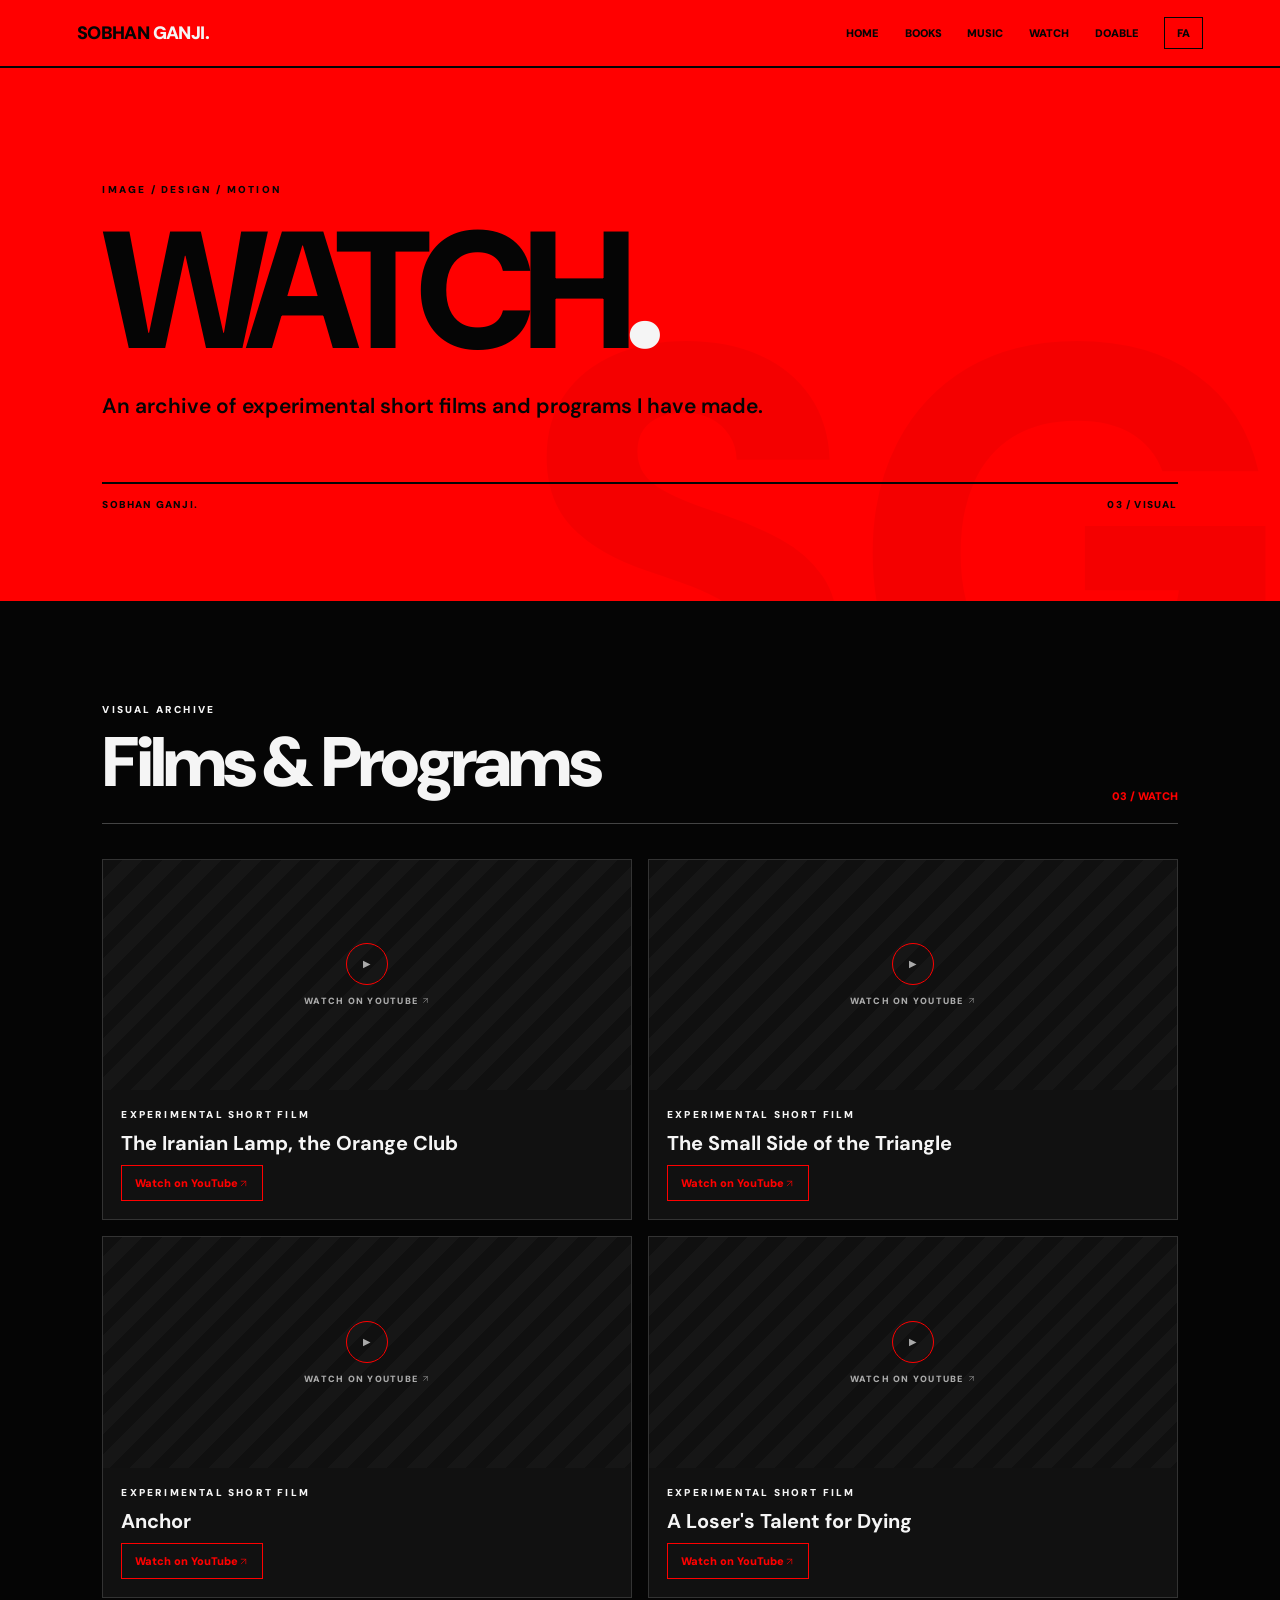
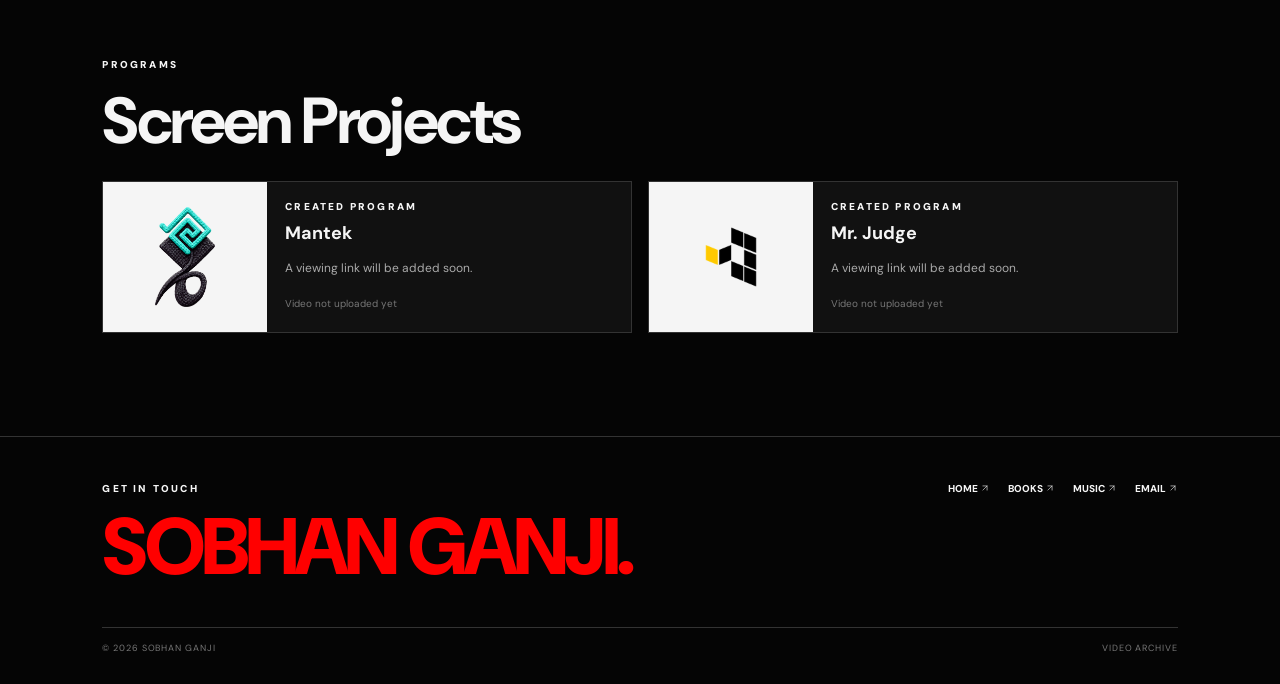
<file: watch/index.html>
<!doctype html>
<html lang="en" dir="ltr"><head><meta charset="utf-8"><meta name="viewport" content="width=device-width,initial-scale=1"><meta name="theme-color" content="#ff0000"><meta name="description" content="Films and screen projects by Sobhan Ganji."><title>Watch — Sobhan Ganji</title><link rel="stylesheet" href="../styles/site.css"></head><body>
<header class="site-header"><a class="brand" href="../">SOBHAN <span>GANJI.</span></a><nav class="site-nav" aria-label="Main navigation"><a href="../" data-en="Home" data-fa="خانه">Home</a><a href="../read/" data-en="Books" data-fa="کتاب‌ها">Books</a><a href="../listen/" data-en="Music" data-fa="موسیقی">Music</a><a href="../watch/" data-en="Watch" data-fa="دیدنی">Watch</a><a href="../do/" data-en="Doable" data-fa="کردنی">Doable</a><button class="lang-button" type="button">FA</button></nav></header>
<main><section class="hero"><div class="hero-inner"><div class="eyebrow" data-en="IMAGE / DESIGN / MOTION" data-fa="تصویر / طراحی / حرکت">IMAGE / DESIGN / MOTION</div><h1><span data-en="WATCH" data-fa="دیدنی">WATCH</span><span class="light">.</span></h1><p class="hero-copy" data-en="An archive of experimental short films and programs I have made." data-fa="آرشیوی از فیلم‌های کوتاه تجربی و برنامه‌هایی که ساخته‌ام.">An archive of experimental short films and programs I have made.</p><div class="hero-rule"><span>SOBHAN GANJI.</span><span data-en="03 / VISUAL" data-fa="۰۳ / تصویر">03 / VISUAL</span></div></div></section>
<section class="section"><div class="section-inner"><div class="section-heading"><div><div class="eyebrow" data-en="VISUAL ARCHIVE" data-fa="آرشیو تصویری">VISUAL ARCHIVE</div><h2 data-en="Films & Programs" data-fa="فیلم‌ها و برنامه‌ها">Films & Programs</h2></div><span class="section-index" data-en="03 / WATCH" data-fa="۰۳ / دیدنی">03 / WATCH</span></div>
<div class="video-grid">
<article class="video-card"><a class="video-placeholder video-watch" href="https://www.youtube.com/@SobhanGanji/search?query=The%20Iranian%20Lamp%2C%20the%20Orange%20Club" target="_blank" rel="noopener"><span class="play-circle">▶</span><span data-en="WATCH ON YOUTUBE ↗" data-fa="تماشا در یوتیوب ↗">WATCH ON YOUTUBE ↗</span></a><div class="video-copy"><div class="eyebrow" data-en="EXPERIMENTAL SHORT FILM" data-fa="فیلم کوتاه تجربی">EXPERIMENTAL SHORT FILM</div><h3 data-en="The Iranian Lamp, the Orange Club" data-fa="چراغ ایرانی چماق نارنجی">The Iranian Lamp, the Orange Club</h3><a class="external-link" href="https://www.youtube.com/@SobhanGanji/search?query=The%20Iranian%20Lamp%2C%20the%20Orange%20Club" target="_blank" rel="noopener" data-en="Watch on YouTube ↗" data-fa="تماشا در یوتیوب ↗">Watch on YouTube ↗</a></div></article>
<article class="video-card"><a class="video-placeholder video-watch" href="https://www.youtube.com/@SobhanGanji/search?query=The%20Small%20Side%20of%20the%20Triangle" target="_blank" rel="noopener"><span class="play-circle">▶</span><span data-en="WATCH ON YOUTUBE ↗" data-fa="تماشا در یوتیوب ↗">WATCH ON YOUTUBE ↗</span></a><div class="video-copy"><div class="eyebrow" data-en="EXPERIMENTAL SHORT FILM" data-fa="فیلم کوتاه تجربی">EXPERIMENTAL SHORT FILM</div><h3 data-en="The Small Side of the Triangle" data-fa="ضلع کوچک مثلث">The Small Side of the Triangle</h3><a class="external-link" href="https://www.youtube.com/@SobhanGanji/search?query=The%20Small%20Side%20of%20the%20Triangle" target="_blank" rel="noopener" data-en="Watch on YouTube ↗" data-fa="تماشا در یوتیوب ↗">Watch on YouTube ↗</a></div></article>
<article class="video-card"><a class="video-placeholder video-watch" href="https://www.youtube.com/watch?v=9UJudK8u5qE" target="_blank" rel="noopener"><span class="play-circle">▶</span><span data-en="WATCH ON YOUTUBE ↗" data-fa="تماشا در یوتیوب ↗">WATCH ON YOUTUBE ↗</span></a><div class="video-copy"><div class="eyebrow" data-en="EXPERIMENTAL SHORT FILM" data-fa="فیلم کوتاه تجربی">EXPERIMENTAL SHORT FILM</div><h3 data-en="Anchor" data-fa="لنگر">Anchor</h3><a class="external-link" href="https://www.youtube.com/watch?v=9UJudK8u5qE" target="_blank" rel="noopener" data-en="Watch on YouTube ↗" data-fa="تماشا در یوتیوب ↗">Watch on YouTube ↗</a></div></article>
<article class="video-card"><a class="video-placeholder video-watch" href="https://www.youtube.com/@SobhanGanji/search?query=A%20Loser's%20Talent%20for%20Dying" target="_blank" rel="noopener"><span class="play-circle">▶</span><span data-en="WATCH ON YOUTUBE ↗" data-fa="تماشا در یوتیوب ↗">WATCH ON YOUTUBE ↗</span></a><div class="video-copy"><div class="eyebrow" data-en="EXPERIMENTAL SHORT FILM" data-fa="فیلم کوتاه تجربی">EXPERIMENTAL SHORT FILM</div><h3 data-en="A Loser's Talent for Dying" data-fa="کشف استعداد یک بازنده برای مردن">A Loser's Talent for Dying</h3><a class="external-link" href="https://www.youtube.com/@SobhanGanji/search?query=A%20Loser's%20Talent%20for%20Dying" target="_blank" rel="noopener" data-en="Watch on YouTube ↗" data-fa="تماشا در یوتیوب ↗">Watch on YouTube ↗</a></div></article>
</div>
<div class="program-heading"><div class="eyebrow" data-en="PROGRAMS" data-fa="برنامه‌ها">PROGRAMS</div><h2 data-en="Screen Projects" data-fa="مجموعه‌های تصویری">Screen Projects</h2></div><div class="program-grid">
<article class="program-card"><div class="program-art"><img src="../assets/Mantec_Logo.png" alt="Mantek logo"></div><div class="program-copy"><div class="eyebrow" data-en="CREATED PROGRAM" data-fa="برنامهٔ ساخته‌شده">CREATED PROGRAM</div><h3 data-en="Mantek" data-fa="منطک">Mantek</h3><p data-en="A viewing link will be added soon." data-fa="لینک تماشا به‌زودی اضافه می‌شود.">A viewing link will be added soon.</p><span class="muted" data-en="Video not uploaded yet" data-fa="ویدیو هنوز بارگذاری نشده">Video not uploaded yet</span></div></article>
<article class="program-card"><div class="program-art"><img src="../assets/Mr-Judge_Logo.png" alt="Mr. Judge logo"></div><div class="program-copy"><div class="eyebrow" data-en="CREATED PROGRAM" data-fa="برنامهٔ ساخته‌شده">CREATED PROGRAM</div><h3 data-en="Mr. Judge" data-fa="آقای قاضی">Mr. Judge</h3><p data-en="A viewing link will be added soon." data-fa="لینک تماشا به‌زودی اضافه می‌شود.">A viewing link will be added soon.</p><span class="muted" data-en="Video not uploaded yet" data-fa="ویدیو هنوز بارگذاری نشده">Video not uploaded yet</span></div></article>
</div></div></section></main>
<footer class="site-footer"><div class="footer-top"><div><div class="eyebrow" data-en="GET IN TOUCH" data-fa="با من در ارتباط باشید">GET IN TOUCH</div><div class="footer-name">SOBHAN GANJI.</div></div><div class="footer-links"><a href="../" data-en="HOME ↗" data-fa="خانه ↗">HOME ↗</a><a href="../read/" data-en="BOOKS ↗" data-fa="کتاب‌ها ↗">BOOKS ↗</a><a href="../listen/" data-en="MUSIC ↗" data-fa="موسیقی ↗">MUSIC ↗</a><a href="mailto:Sobhan.Ganji@Yahoo.com">EMAIL ↗</a></div></div><div class="copyright"><span>© 2026 SOBHAN GANJI</span><span>VIDEO ARCHIVE</span></div></footer>
<script src="../scripts/site.js" defer></script></body></html>
</file>
<file: styles/site.css>
@import url('https://fonts.googleapis.com/css2?family=DM+Sans:wght@400;500;600;700;800;900&family=Vazirmatn:wght@400;500;600;700;800;900&display=swap');
:root{--red:#ff0000;--black:#050505;--white:#f5f5f5;--muted:#999;--line:#333;--card:#111;--max:1440px}
*{box-sizing:border-box}html{scroll-behavior:smooth;scroll-padding-top:90px}body{margin:0;background:var(--black);color:var(--white);font-family:'DM Sans',Arial,sans-serif;overflow-x:hidden}body.fa{font-family:'Vazirmatn',Tahoma,sans-serif}a{color:inherit;text-decoration:none}button{font:inherit;cursor:pointer}img{max-width:100%;display:block}::selection{background:var(--red);color:var(--black)}
.site-header{position:relative;z-index:20;background:var(--red);color:var(--black);border-bottom:2px solid var(--black);min-height:68px;padding:16px clamp(20px,6vw,90px);display:flex;align-items:center;justify-content:space-between;gap:20px}.brand{font-weight:900;font-size:18px;letter-spacing:-.6px;white-space:nowrap}.brand span{color:var(--white)}.site-nav{display:flex;align-items:center;gap:clamp(10px,2vw,28px);flex-wrap:wrap}.site-nav a,.site-nav button{font-size:11px;font-weight:900;text-transform:uppercase}.site-nav a:hover{color:var(--white)}.lang-button{border:1px solid var(--black);background:transparent;color:var(--black);padding:8px 12px;font-weight:900}.lang-button:hover{background:var(--black);color:var(--red)}
.hero{background:var(--red);color:var(--black);padding:clamp(70px,9vw,140px) clamp(22px,8vw,120px) clamp(55px,7vw,90px);position:relative;overflow:hidden}.hero::after{content:'SG';position:absolute;right:-.02em;bottom:-.42em;font-size:clamp(260px,45vw,640px);font-weight:900;line-height:1;color:rgba(0,0,0,.045);pointer-events:none}.hero-inner{position:relative;z-index:1;max-width:var(--max);margin:auto}.eyebrow{font-size:10px;letter-spacing:.22em;font-weight:900;text-transform:uppercase}.fa .eyebrow{letter-spacing:0}.hero h1{font-size:clamp(68px,13vw,176px);line-height:.86;letter-spacing:-.075em;font-weight:900;margin:24px 0;max-width:1100px}.fa .hero h1{line-height:1.22;letter-spacing:0}.hero h1 .light{color:var(--white)}.hero-copy{max-width:700px;font-size:clamp(16px,2vw,21px);font-weight:600;line-height:1.9}.hero-rule{display:flex;justify-content:space-between;align-items:center;gap:20px;border-top:2px solid var(--black);margin-top:55px;padding-top:14px;font-size:10px;font-weight:900;letter-spacing:.12em}.fa .hero-rule{letter-spacing:0}
.home-hero{display:grid;grid-template-columns:minmax(0,1.35fr) minmax(220px,.62fr);align-items:center;gap:clamp(28px,5vw,80px);max-width:var(--max);margin:auto}.home-hero>div:first-child{min-width:0}.home-hero .hero h1{overflow-wrap:anywhere}.home-hero h1{font-size:clamp(58px,10.5vw,150px);letter-spacing:-.065em}.home-hero .hero-copy{max-width:620px}.home-hero .hero-copy{margin-top:25px}.signature{width:115px;height:58px;object-fit:contain;object-position:left;margin-top:22px}.fa .signature{object-position:right}.portrait-frame{position:relative;background:var(--black);padding:10px 10px 48px;max-width:380px;justify-self:end;width:100%}.portrait-frame img{width:100%;aspect-ratio:4/5;object-fit:cover;filter:grayscale(1)}.portrait-label{position:absolute;bottom:16px;left:16px;color:var(--red);font-size:10px;font-weight:900}.fa .portrait-label{left:auto;right:16px}.home-hero .hero-rule{margin-top:35px}
.section{background:var(--black);color:var(--white);padding:clamp(65px,8vw,112px) clamp(22px,8vw,120px)}.section-inner{max-width:var(--max);margin:auto}.section-heading{display:flex;align-items:end;justify-content:space-between;gap:20px;border-bottom:1px solid #444;padding-bottom:20px;margin-bottom:35px}.section-heading h2{font-size:clamp(34px,6vw,70px);line-height:1.12;letter-spacing:-.055em;margin:8px 0 0;font-weight:900}.fa .section-heading h2{letter-spacing:0}.section-index{font-size:11px;color:var(--red);font-weight:900;white-space:nowrap}.statement{background:var(--white);color:var(--black);padding:clamp(65px,9vw,120px) clamp(22px,8vw,120px)}.statement-inner{max-width:var(--max);margin:auto}.statement h2{font-size:clamp(38px,7vw,94px);line-height:1.08;letter-spacing:-.055em;max-width:1100px;margin:18px 0}.fa .statement h2{letter-spacing:0;line-height:1.35}.statement h2 span{color:var(--red)}.statement p{max-width:680px;line-height:2;color:#333}
.arrow-icon{width:1em;height:1em;display:inline-block;vertical-align:-.12em;stroke:currentColor;stroke-width:1.45;stroke-linecap:round;stroke-linejoin:round;fill:none;flex:0 0 auto;shape-rendering:geometricPrecision}.works-grid,.video-grid,.program-grid{display:grid;grid-template-columns:repeat(2,minmax(0,1fr));gap:2px;background:#333;border:1px solid #333}.work-card{background:var(--black);min-height:185px;padding:28px;display:flex;flex-direction:column;justify-content:space-between;transition:background .2s,color .2s}.work-card:hover{background:var(--red);color:var(--black)}.work-number{font-size:10px;color:var(--red);font-weight:900;letter-spacing:.12em}.work-card:hover .work-number{color:var(--black)}.work-card h3{font-size:clamp(25px,3vw,39px);margin:14px 0 7px;font-weight:900}.work-card p{margin:0;color:#aaa;font-size:13px;line-height:1.8}.work-card:hover p{color:var(--black)}.work-arrow{align-self:flex-end;color:var(--red);font-size:22px}.work-arrow .arrow-icon{width:1.15em;height:1.15em;stroke-width:1.25}.work-card:hover .work-arrow{color:var(--black)}.works-cta{display:flex;justify-content:space-between;align-items:center;gap:20px;border-top:1px solid #333;margin-top:12px;padding-top:18px;color:#aaa;font-size:12px}.text-link{color:var(--red);font-size:12px;font-weight:800}.text-link:hover{color:var(--white)}
.about-section{background:var(--white);color:var(--black);padding:clamp(65px,8vw,110px) clamp(22px,8vw,120px);display:grid;grid-template-columns:.45fr 1.4fr .55fr;gap:clamp(20px,5vw,65px);align-items:start}.about-label{display:flex;flex-direction:column;gap:18px}.about-year{font-size:11px;color:#777}.about-copy h2{font-size:clamp(30px,4vw,48px);margin:0 0 18px}.about-copy p{font-size:14px;line-height:2;margin:0 0 14px}.about-photo{background:var(--black);padding:8px 8px 16px;color:var(--white);font-size:9px;letter-spacing:.1em}.about-photo img{width:100%;aspect-ratio:4/5;object-fit:cover;filter:grayscale(1);margin-bottom:12px}.hardo-band{background:var(--red);color:var(--black);padding:clamp(60px,8vw,105px) clamp(22px,8vw,120px)}.hardo-band-inner{max-width:var(--max);margin:auto}.hardo-band h2{font-size:clamp(65px,13vw,150px);letter-spacing:-.07em;line-height:.9;margin:14px 0}.fa .hardo-band h2{letter-spacing:0}.hardo-band p{max-width:650px;line-height:2}.outline-link{display:inline-block;border:1px solid var(--black);padding:11px 16px;font-size:11px;font-weight:900;text-transform:uppercase}.outline-link:hover{background:var(--black);color:var(--red)}
.product-intro{color:#aaa;line-height:1.9;margin:0 0 16px}.products-grid{display:grid;grid-template-columns:repeat(auto-fill,minmax(min(100%,245px),1fr));gap:16px}.product-card{background:var(--card);border:1px solid #333;padding:12px;display:flex;flex-direction:column;gap:12px;min-width:0;transition:border-color .2s}.product-card:hover{border-color:var(--red)}.product-cover{min-height:230px;aspect-ratio:4/3;background:linear-gradient(145deg,#151515,#080808);border:1px solid #4a1111;display:flex;flex-direction:column;justify-content:space-between;padding:12px;position:relative;overflow:hidden}.product-cover::after{content:'';position:absolute;right:-30px;bottom:-40px;width:140px;height:140px;border:1px solid rgba(255,0,0,.5);transform:rotate(45deg)}.cover-brand,.cover-note{font-size:9px;letter-spacing:.16em;font-weight:900;color:var(--red)}.cover-title{font-weight:900;font-size:clamp(18px,2vw,25px);line-height:1.3;max-width:90%;position:relative;z-index:1}.cover-index{position:absolute;right:12px;bottom:45px;color:#333;font-size:50px;font-weight:900;z-index:1}.external-link{display:inline-flex;align-items:center;align-self:flex-start;margin-top:auto;border:1px solid var(--red);padding:10px 13px;color:var(--red);font-size:11px;font-weight:900;transition:background .2s,color .2s}.external-link:hover{background:var(--red);color:var(--black)}.platform-links{display:flex;flex-wrap:wrap;gap:18px;margin-top:28px;padding-top:18px;border-top:1px solid #333;font-size:10px;font-weight:900}.platform-links a:hover{color:var(--red)}.product-card h3{font-size:18px;line-height:1.45;margin:0;font-weight:800}.product-description{font-size:12px;color:#aaa;line-height:1.7;min-height:20px}.product-note{border-left:3px solid var(--red);background:#111;padding:14px 16px;color:#aaa;font-size:12px;line-height:1.8;margin-top:25px}.fa .product-note{border-left:0;border-right:3px solid var(--red)}[data-catalog-lang][hidden]{display:none!important}
.video-grid{background:transparent;border:0;gap:16px}.video-card,.program-card{background:#111;border:1px solid #333;min-width:0}.video-placeholder{aspect-ratio:16/7;background:repeating-linear-gradient(135deg,#101010 0,#101010 14px,#161616 14px,#161616 28px);display:grid;place-content:center;justify-items:center;gap:10px;color:var(--red)}.play-circle{border:1px solid var(--red);width:42px;height:42px;border-radius:50%;display:grid;place-items:center;font-size:20px}.video-watch{display:grid;text-decoration:none;min-height:180px}.video-watch:hover{background:var(--red);color:var(--black)}.video-watch:hover span{color:var(--black)}.video-placeholder span{font-size:9px;color:#aaa;letter-spacing:.14em;font-weight:900}.video-copy,.program-copy{padding:18px}.video-copy h3,.program-copy h3{font-size:20px;margin:8px 0;line-height:1.4}.video-copy p,.program-copy p{font-size:12px;color:#aaa;line-height:1.7}.program-heading{margin-top:60px}.program-heading h2{font-size:clamp(32px,6vw,65px);margin:8px 0 18px;letter-spacing:-.04em}.fa .program-heading h2{letter-spacing:0}.program-grid{background:transparent;border:0;gap:16px}.program-card{display:grid;grid-template-columns:minmax(100px,.45fr) 1fr;align-items:stretch}.program-art{position:relative;background:#f5f5f5;display:grid;place-items:center;padding:15px;min-height:150px}.program-art img{max-height:100px;object-fit:contain}.program-art span{position:absolute;top:8px;right:8px;color:var(--red);font-size:10px;font-weight:900}.program-copy h3{font-size:18px}.program-copy .muted{font-size:10px;color:#777}
.site-footer{background:var(--black);color:var(--white);border-top:1px solid #333;padding:45px clamp(22px,8vw,120px) 30px;display:flex;flex-direction:column;gap:28px}.footer-top{display:flex;justify-content:space-between;align-items:flex-start;gap:24px}.footer-name{color:var(--red);font-size:clamp(36px,7vw,80px);font-weight:900;letter-spacing:-.06em}.fa .footer-name{letter-spacing:0}.footer-links{display:flex;gap:18px;flex-wrap:wrap;font-size:10px;font-weight:800}.footer-links a:hover{color:var(--red)}.copyright{border-top:1px solid #333;padding-top:14px;display:flex;justify-content:space-between;gap:12px;flex-wrap:wrap;font-size:9px;letter-spacing:.1em;color:#777}
.sr-only{position:absolute;width:1px;height:1px;padding:0;margin:-1px;overflow:hidden;clip:rect(0,0,0,0);white-space:nowrap;border:0}
[dir=rtl] .section-heading,[dir=rtl] .works-cta,[dir=rtl] .footer-top{direction:rtl}[dir=rtl] .video-placeholder{direction:ltr}
@media(max-width:850px){.about-section{grid-template-columns:.35fr 1fr}.about-photo{display:none}.home-hero{grid-template-columns:minmax(0,1fr) minmax(190px,.58fr);gap:22px}.home-hero h1{font-size:clamp(48px,8.5vw,82px);letter-spacing:-.055em}.product-cover{min-height:200px}}
@media(max-width:650px){.site-header{align-items:flex-start;flex-direction:column;gap:12px;padding:14px 5%}.site-nav{gap:10px;width:100%;justify-content:space-between}.site-nav a,.site-nav button{font-size:9px}.hero{padding:65px 6% 55px}.home-hero{grid-template-columns:minmax(0,1fr)}.home-hero h1{font-size:clamp(54px,15vw,88px);line-height:.9;overflow-wrap:normal;word-break:normal}.fa .home-hero h1{font-size:clamp(48px,13vw,76px);line-height:1.2}.portrait-frame{justify-self:start;max-width:300px}.hero h1{letter-spacing:-.06em}.fa .hero h1{letter-spacing:0}.hero-rule{margin-top:35px;font-size:9px}.section{padding:60px 6%}.statement{padding:65px 6%}.works-grid,.video-grid,.program-grid{grid-template-columns:1fr}.work-card{min-height:155px}.about-section{grid-template-columns:1fr;padding:60px 6%}.about-label{flex-direction:row;justify-content:space-between}.hardo-band{padding:60px 6%}.footer-top{flex-direction:column}.site-footer{padding:40px 6% 24px}.products-grid{grid-template-columns:1fr}.program-card{grid-template-columns:110px 1fr}.section-heading h2{letter-spacing:-.03em}.fa .section-heading h2{letter-spacing:0}}
@media(prefers-reduced-motion:reduce){*,*::before,*::after{scroll-behavior:auto!important;transition:none!important}}
</file>
